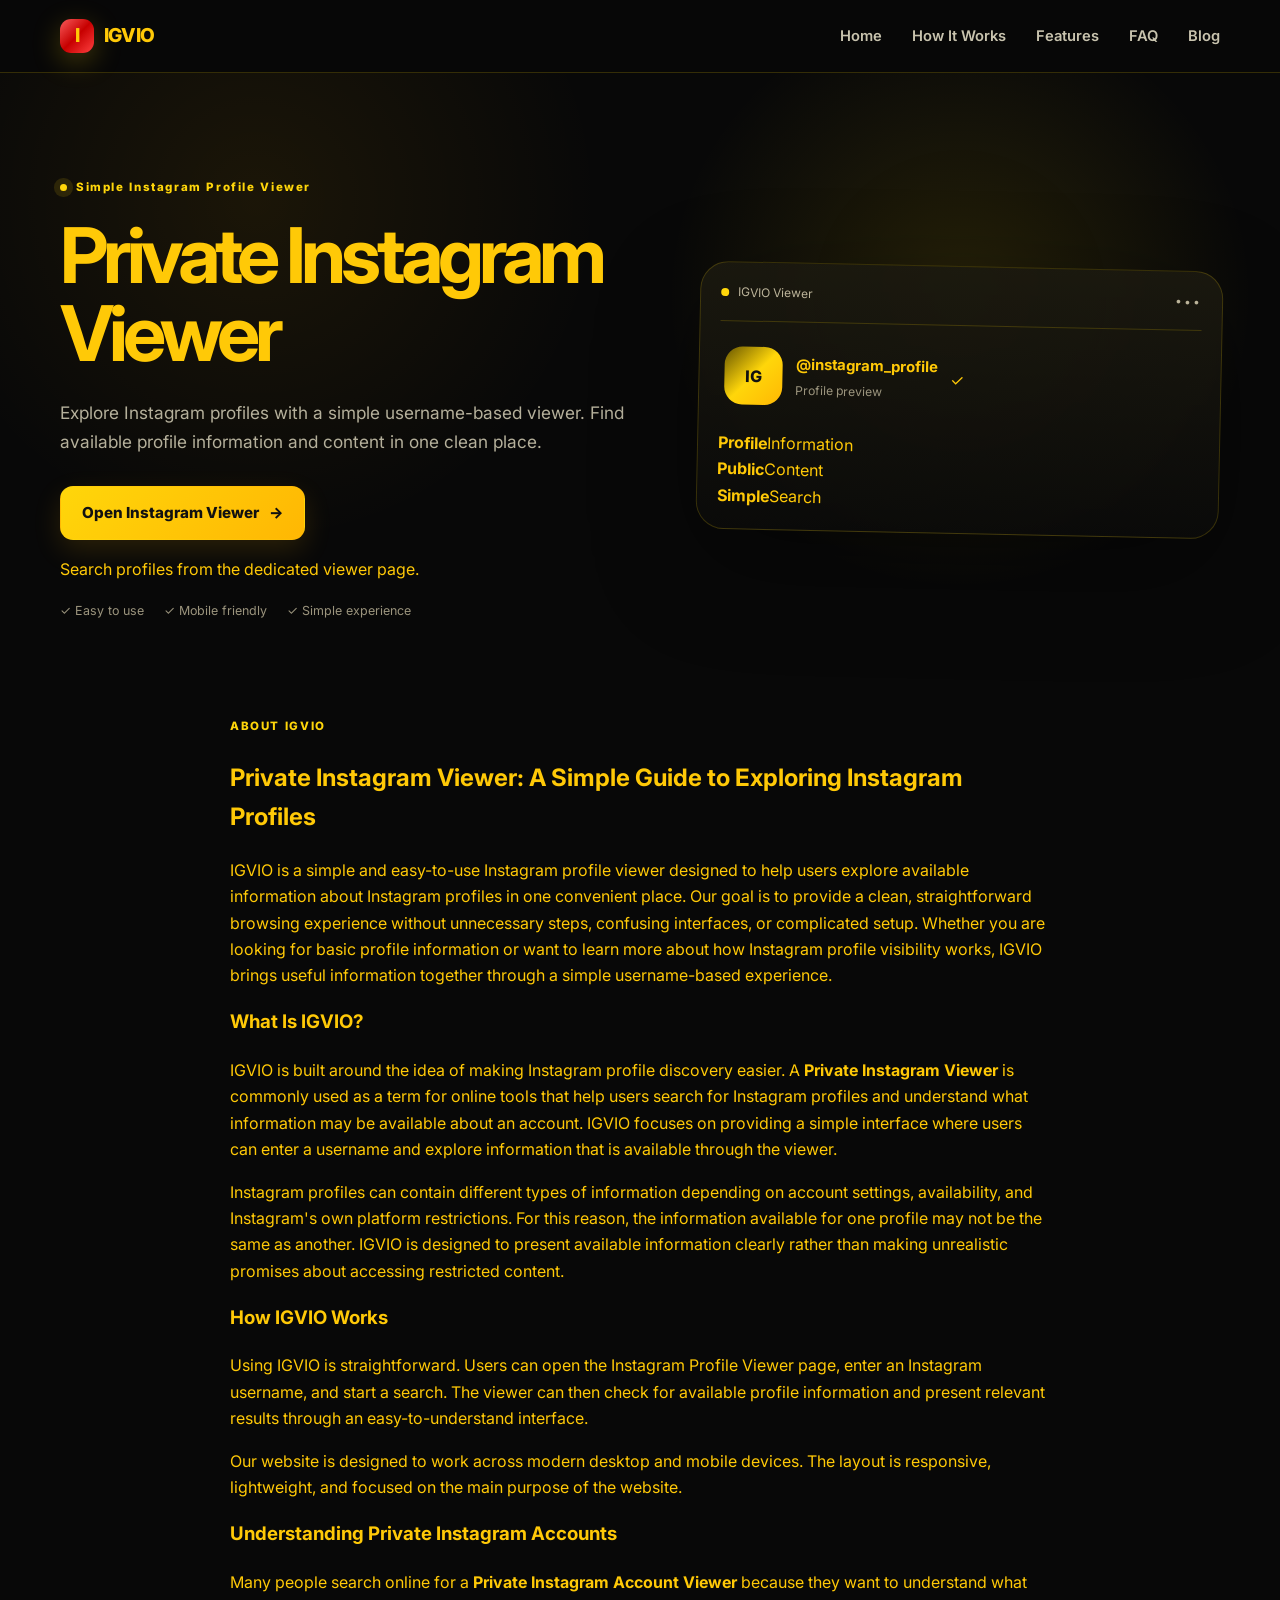
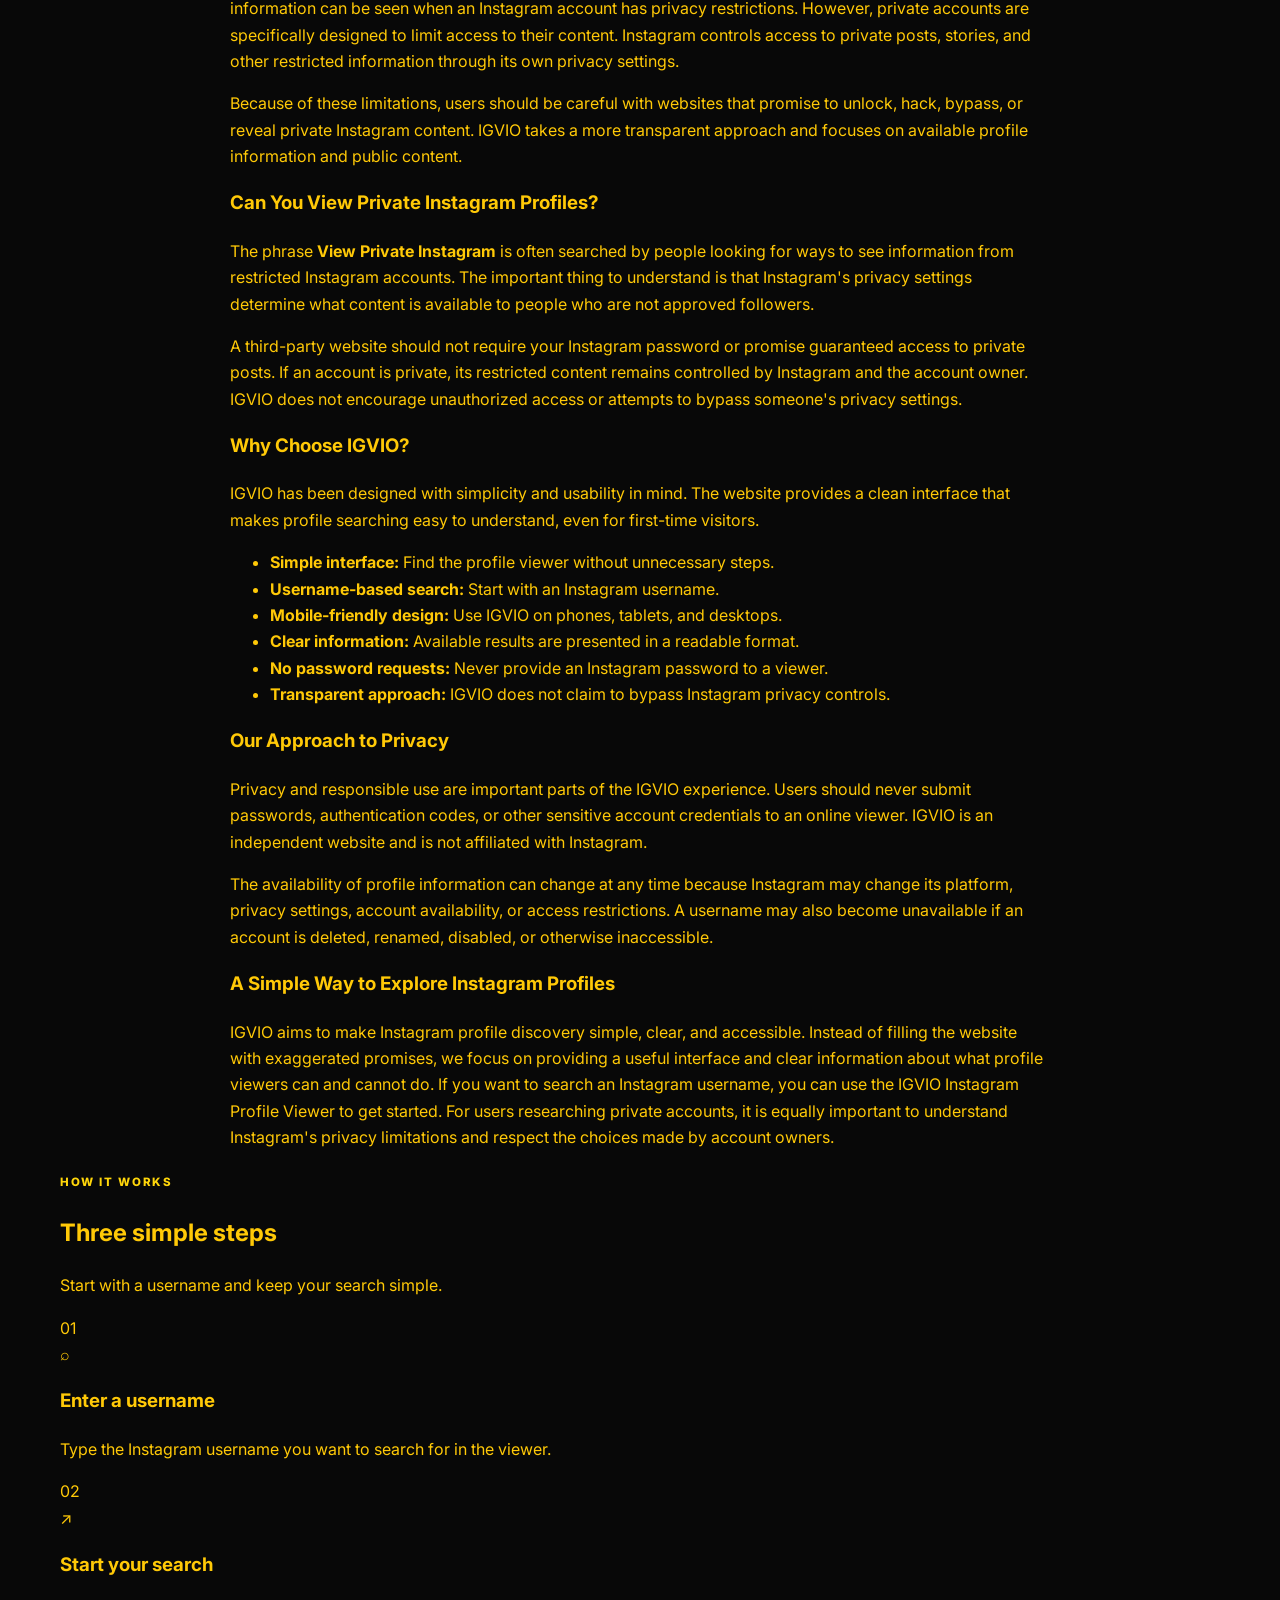
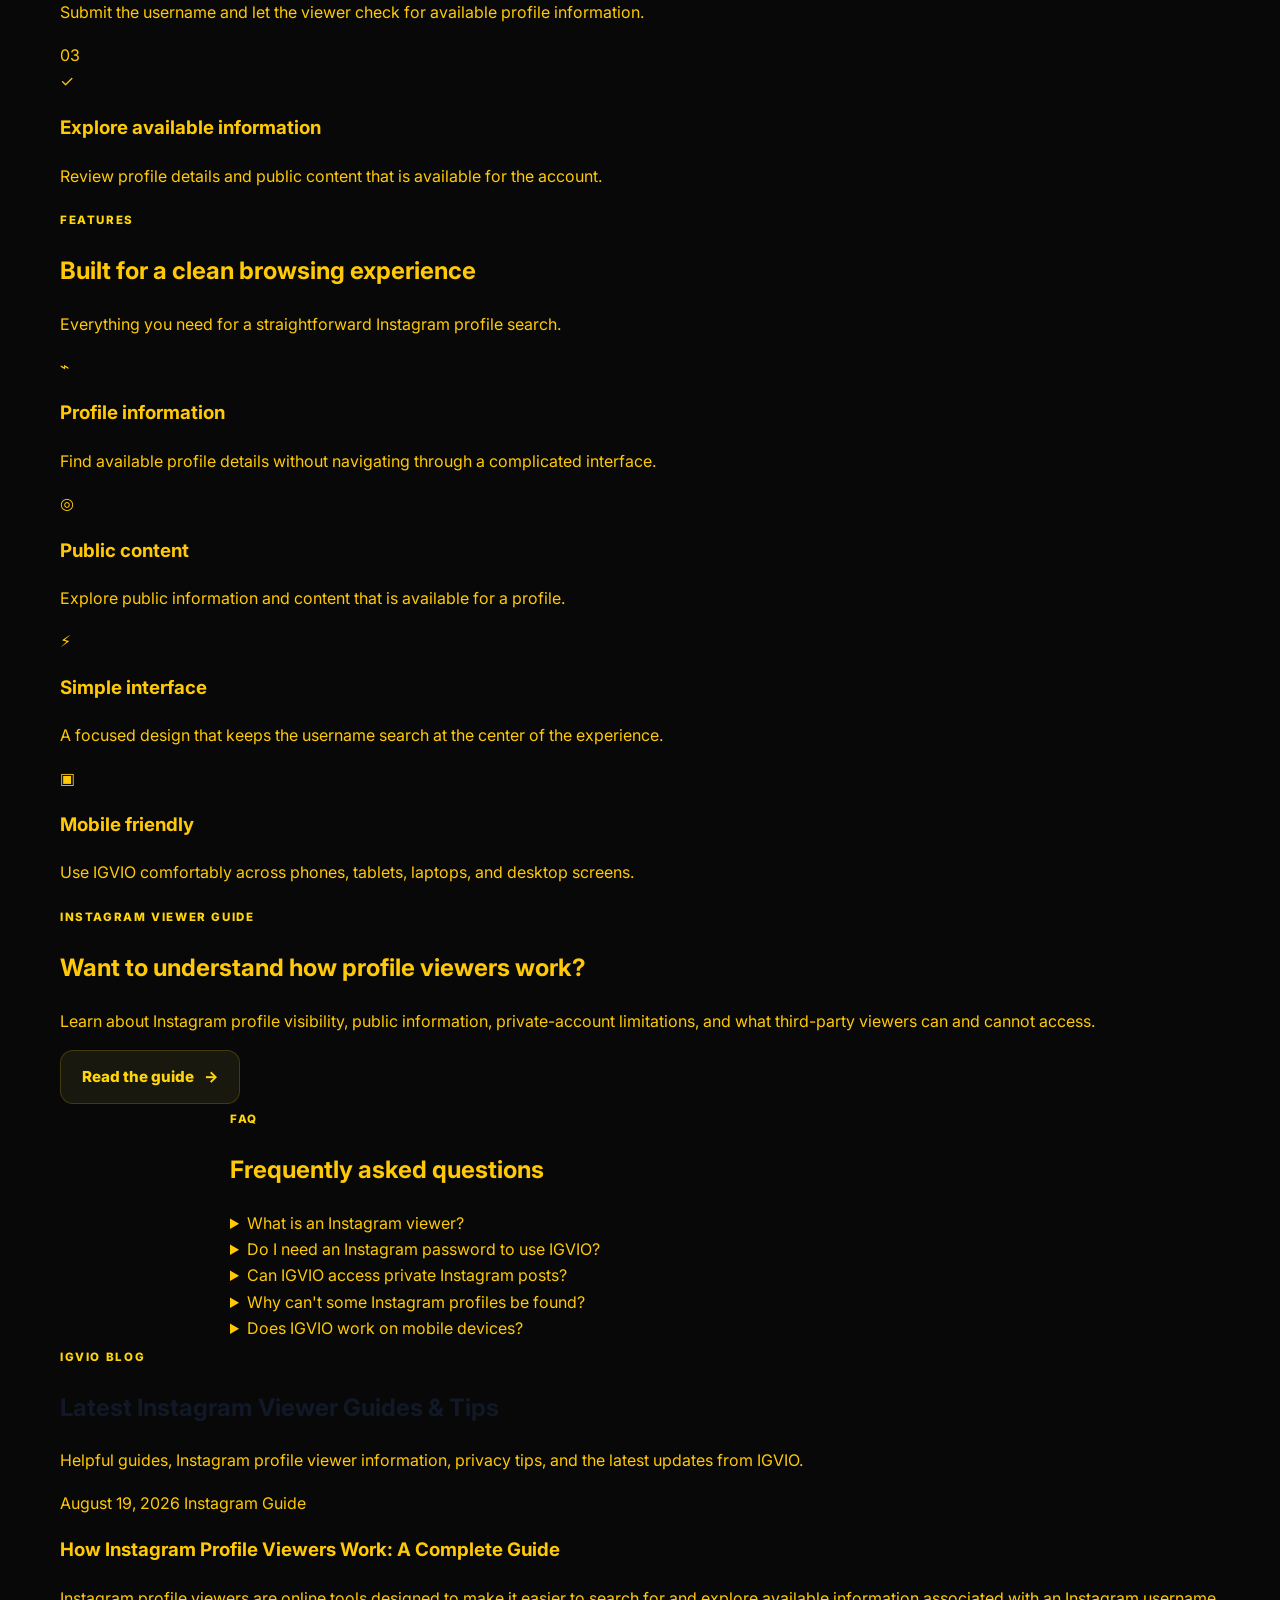
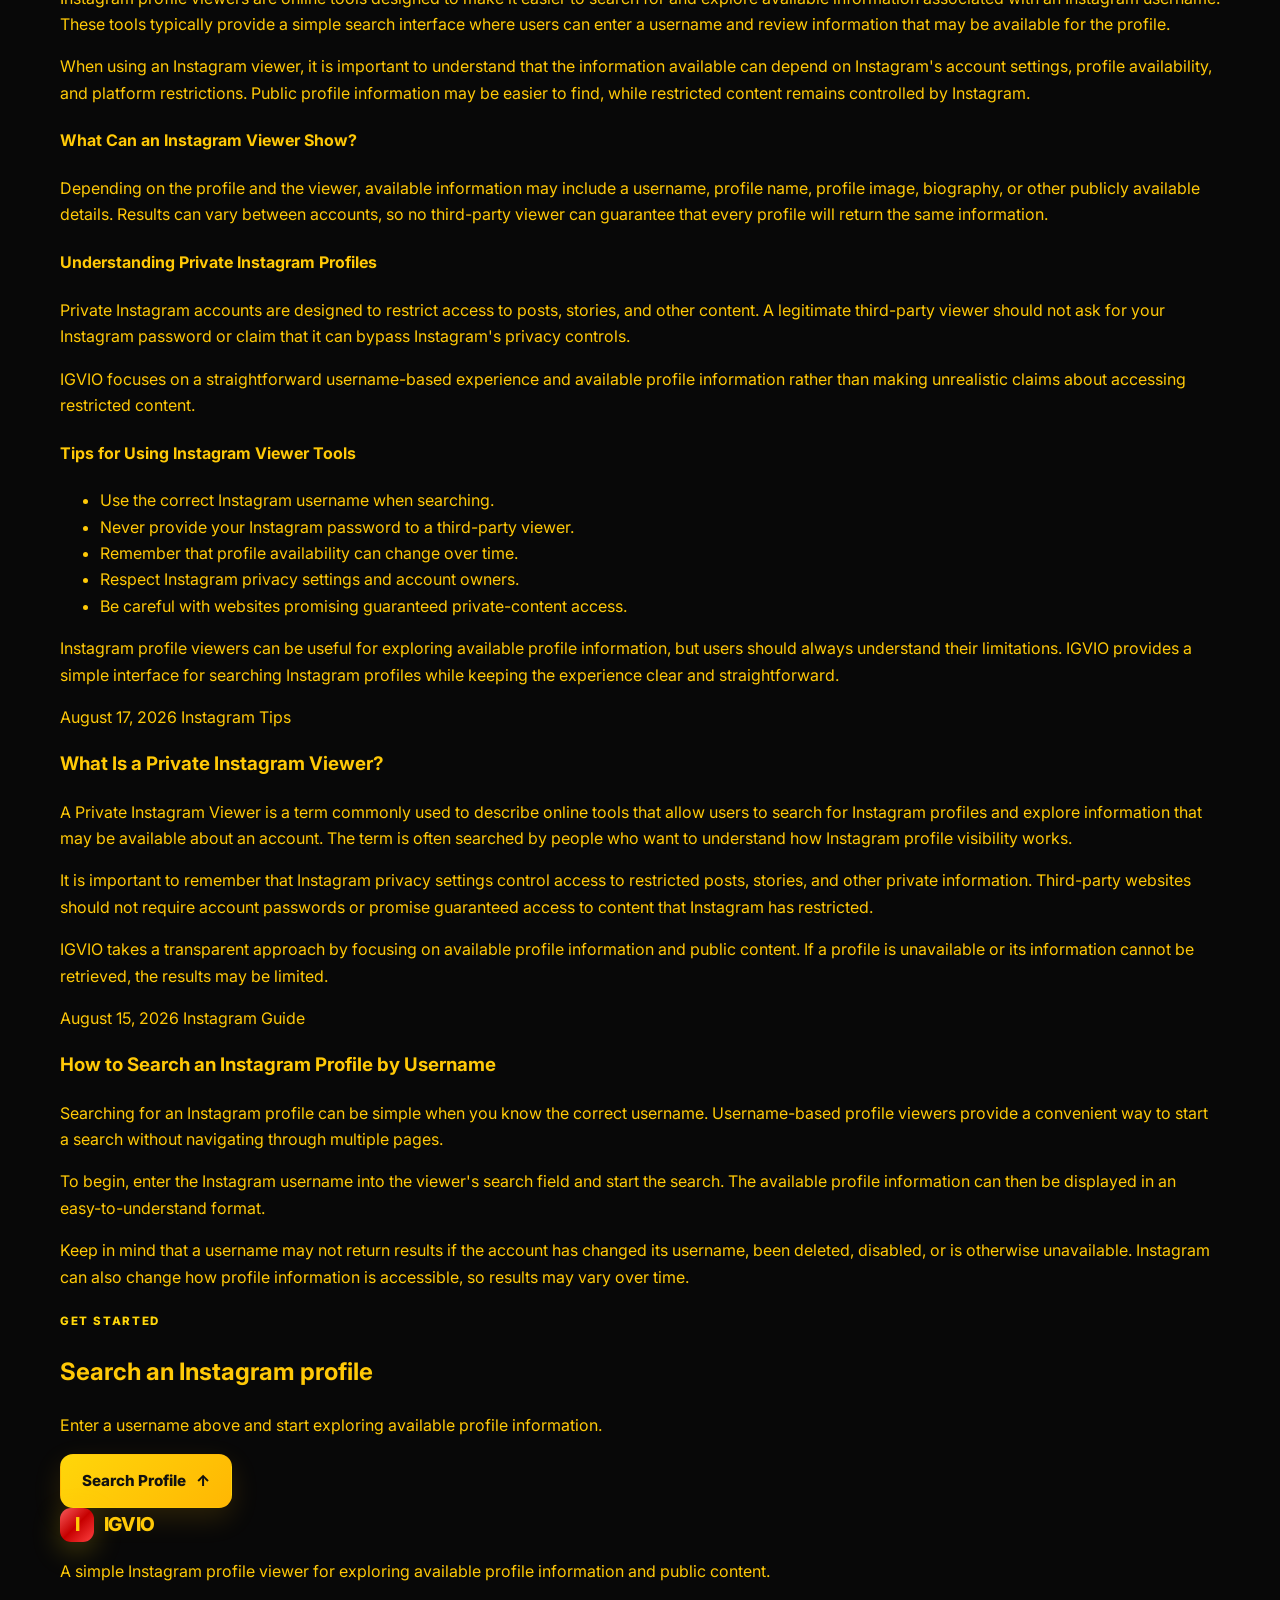
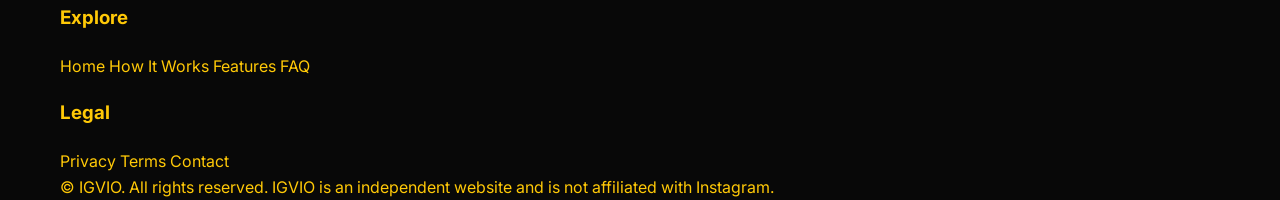
<file: index.html>
<!DOCTYPE html>
<html lang="en">
<head>
  <meta charset="UTF-8">
  <meta name="viewport" content="width=device-width, initial-scale=1.0">
  <meta name="description" content="Explore Instagram profiles with IGVIO, a simple Private Instagram Viewer. Search by username to find available profile details and public Instagram content online.">
  <meta name="robots" content="index, follow, max-image-preview:large">
  <meta name="theme-color" content="#111827">
  <link rel="canonical" href="https://igvio.live/">

  <meta property="og:type" content="website">
  <meta property="og:title" content="Private Instagram Viewer – Explore Instagram Profiles | IGVIO">
  <meta property="og:description" content="Explore Instagram profiles with IGVIO. Search by username to find available profile details and public Instagram content online.">
  <meta property="og:url" content="https://igvio.live/">
  <meta property="og:site_name" content="IGVIO">
  <link rel="icon" type="image/png" href="/igvio.png">
  <link rel="apple-touch-icon" href="/igvio.png">

  <title>Private Instagram Viewer – Explore Instagram Profiles | IGVIO</title>

  <link rel="preconnect" href="https://fonts.googleapis.com">
  <link rel="preconnect" href="https://fonts.gstatic.com" crossorigin>
  <link href="https://fonts.googleapis.com/css2?family=Inter:wght@400;500;600;700;800&display=swap" rel="stylesheet">
  <link rel="stylesheet" href="istyle.css">

  <script type="application/ld+json">
{
  "@context": "https://schema.org",
  "@graph": [
    {
      "@type": "WebSite",
      "@id": "https://igvio.live/#website",
      "name": "IGVIO",
      "url": "https://igvio.live/",
      "description": "IGVIO is an Instagram profile viewer for searching usernames and exploring available Instagram profile information and public content.",
      "publisher": {
        "@id": "https://igvio.live/#organization"
      },
      "inLanguage": "en"
    },
    {
      "@type": "Organization",
      "@id": "https://igvio.live/#organization",
      "name": "IGVIO",
      "url": "https://igvio.live/",
      "logo": {
        "@type": "ImageObject",
        "url": "https://igvio.live/igvio.png"
      }
    },
    {
      "@type": "WebPage",
      "@id": "https://igvio.live/#webpage",
      "url": "https://igvio.live/",
      "name": "Private Instagram Viewer – Explore Instagram Profiles | IGVIO",
      "description": "Explore Instagram profiles with IGVIO. Search by username to find available profile information and public Instagram content online.",
      "isPartOf": {
        "@id": "https://igvio.live/#website"
      },
      "about": {
        "@id": "https://igvio.live/#organization"
      },
      "inLanguage": "en"
    },
    {
      "@type": "Blog",
      "@id": "https://igvio.live/#blog",
      "name": "IGVIO Blog",
      "url": "https://igvio.live/#blog",
      "description": "Guides, tutorials, and helpful information about Instagram profile viewers, profile visibility, and Instagram-related topics.",
      "isPartOf": {
        "@id": "https://igvio.live/#website"
      },
      "publisher": {
        "@id": "https://igvio.live/#organization"
      },
      "inLanguage": "en"
    },
    {
      "@type": "FAQPage",
      "@id": "https://igvio.live/#faq",
      "url": "https://igvio.live/#faq",
      "isPartOf": {
        "@id": "https://igvio.live/#website"
      },
      "mainEntity": [
        {
          "@type": "Question",
          "name": "What is an Instagram viewer?",
          "acceptedAnswer": {
            "@type": "Answer",
            "text": "An Instagram viewer is a tool that helps users search for and explore available information associated with Instagram profiles."
          }
        },
        {
          "@type": "Question",
          "name": "Do I need an Instagram password to use IGVIO?",
          "acceptedAnswer": {
            "@type": "Answer",
            "text": "No. IGVIO does not ask users to enter an Instagram password. Users can use the username search feature to begin."
          }
        },
        {
          "@type": "Question",
          "name": "Can IGVIO access private Instagram posts?",
          "acceptedAnswer": {
            "@type": "Answer",
            "text": "Private Instagram content is controlled by Instagram's privacy settings. IGVIO does not claim to bypass Instagram privacy controls or provide unauthorized access to restricted content."
          }
        },
        {
          "@type": "Question",
          "name": "Why can't some Instagram profiles be found?",
          "acceptedAnswer": {
            "@type": "Answer",
            "text": "A profile may be unavailable because the username is incorrect, the account has changed its username, the account is unavailable, or the requested information cannot be retrieved."
          }
        },
        {
          "@type": "Question",
          "name": "Does IGVIO work on mobile devices?",
          "acceptedAnswer": {
            "@type": "Answer",
            "text": "Yes. IGVIO uses a responsive design intended to work across phones, tablets, laptops, and desktop devices."
          }
        }
      ]
    }
  ]
}
</script>
</head>
<body>
  <header class="site-header">
    <div class="container nav-wrap">
      <a class="brand" href="/" aria-label="IGVIO home">
        <span class="brand-mark">I</span>
        <span>IGVIO</span>
      </a>

      <button class="menu-toggle" id="menuToggle" aria-label="Open menu" aria-expanded="false">
        <span></span><span></span><span></span>
      </button>

      <nav class="nav" id="mainNav" aria-label="Main navigation">
        <a href="#home">Home</a>
        <a href="#how-it-works">How It Works</a>
        <a href="#features">Features</a>
        <a href="#faq">FAQ</a>
        <a href="#blog">Blog</a>
      </nav>
    </div>
  </header>

  <main>
    <section class="hero" id="home">
      <div class="hero-glow glow-one"></div>
      <div class="hero-glow glow-two"></div>

      <div class="container hero-grid">
        <div class="hero-copy">
          <div class="eyebrow"><span class="pulse"></span> Simple Instagram Profile Viewer</div>
          <h1>Private Instagram Viewer</h1>
          <p class="hero-text">
            Explore Instagram profiles with a simple username-based viewer.
            Find available profile information and content in one clean place.
          </p>

          <div class="hero-cta">
            <a href="instagram-profile-viewer.html" class="primary-btn">
              Open Instagram Viewer <span aria-hidden="true">→</span>
            </a>
            <p class="cta-note">Search profiles from the dedicated viewer page.</p>
          </div>

          <div class="trust-row">
            <span>✓ Easy to use</span>
            <span>✓ Mobile friendly</span>
            <span>✓ Simple experience</span>
          </div>
        </div>

        <div class="hero-panel" aria-label="Profile search preview">
          <div class="panel-top">
            <span class="panel-dot"></span>
            <span>IGVIO Viewer</span>
            <span class="panel-menu">•••</span>
          </div>
          <div class="profile-preview">
            <div class="avatar">IG</div>
            <div>
              <strong>@instagram_profile</strong>
              <span>Profile preview</span>
            </div>
            <div class="verified">✓</div>
          </div>
          <div class="stats">
            <div><strong>Profile</strong><span>Information</span></div>
            <div><strong>Public</strong><span>Content</span></div>
            <div><strong>Simple</strong><span>Search</span></div>
          </div>
          <div class="preview-line"></div>
          <div class="preview-line short"></div>
          <div class="preview-grid">
            <span></span><span></span><span></span>
          </div>
        </div>
      </div>
    </section>

    <section class="section about-section" id="about-igvio">
  <div class="container narrow">

    <span class="section-label">ABOUT IGVIO</span>

    <h2>Private Instagram Viewer: A Simple Guide to Exploring Instagram Profiles</h2>

    <p>
      IGVIO is a simple and easy-to-use Instagram profile viewer designed to help users
      explore available information about Instagram profiles in one convenient place.
      Our goal is to provide a clean, straightforward browsing experience without
      unnecessary steps, confusing interfaces, or complicated setup. Whether you are
      looking for basic profile information or want to learn more about how Instagram
      profile visibility works, IGVIO brings useful information together through a
      simple username-based experience.
    </p>

    <h3>What Is IGVIO?</h3>

    <p>
      IGVIO is built around the idea of making Instagram profile discovery easier.
      A <strong>Private Instagram Viewer</strong> is commonly used as a term for online
      tools that help users search for Instagram profiles and understand what information
      may be available about an account. IGVIO focuses on providing a simple interface
      where users can enter a username and explore information that is available through
      the viewer.
    </p>

    <p>
      Instagram profiles can contain different types of information depending on account
      settings, availability, and Instagram's own platform restrictions. For this reason,
      the information available for one profile may not be the same as another. IGVIO is
      designed to present available information clearly rather than making unrealistic
      promises about accessing restricted content.
    </p>

    <h3>How IGVIO Works</h3>

    <p>
      Using IGVIO is straightforward. Users can open the Instagram Profile Viewer page,
      enter an Instagram username, and start a search. The viewer can then check for
      available profile information and present relevant results through an
      easy-to-understand interface.
    </p>

    <p>
      Our website is designed to work across modern desktop and mobile devices. The layout
      is responsive, lightweight, and focused on the main purpose of the website.
    </p>

    <h3>Understanding Private Instagram Accounts</h3>

    <p>
      Many people search online for a <strong>Private Instagram Account Viewer</strong>
      because they want to understand what information can be seen when an Instagram account
      has privacy restrictions. However, private accounts are specifically designed to limit
      access to their content. Instagram controls access to private posts, stories, and other
      restricted information through its own privacy settings.
    </p>

    <p>
      Because of these limitations, users should be careful with websites that promise to
      unlock, hack, bypass, or reveal private Instagram content. IGVIO takes a more
      transparent approach and focuses on available profile information and public content.
    </p>

    <h3>Can You View Private Instagram Profiles?</h3>

    <p>
      The phrase <strong>View Private Instagram</strong> is often searched by people looking
      for ways to see information from restricted Instagram accounts. The important thing to
      understand is that Instagram's privacy settings determine what content is available to
      people who are not approved followers.
    </p>

    <p>
      A third-party website should not require your Instagram password or promise guaranteed
      access to private posts. If an account is private, its restricted content remains
      controlled by Instagram and the account owner. IGVIO does not encourage unauthorized
      access or attempts to bypass someone's privacy settings.
    </p>

    <h3>Why Choose IGVIO?</h3>

    <p>
      IGVIO has been designed with simplicity and usability in mind. The website provides a
      clean interface that makes profile searching easy to understand, even for first-time
      visitors.
    </p>

    <ul>
      <li><strong>Simple interface:</strong> Find the profile viewer without unnecessary steps.</li>
      <li><strong>Username-based search:</strong> Start with an Instagram username.</li>
      <li><strong>Mobile-friendly design:</strong> Use IGVIO on phones, tablets, and desktops.</li>
      <li><strong>Clear information:</strong> Available results are presented in a readable format.</li>
      <li><strong>No password requests:</strong> Never provide an Instagram password to a viewer.</li>
      <li><strong>Transparent approach:</strong> IGVIO does not claim to bypass Instagram privacy controls.</li>
    </ul>

    <h3>Our Approach to Privacy</h3>

    <p>
      Privacy and responsible use are important parts of the IGVIO experience. Users should
      never submit passwords, authentication codes, or other sensitive account credentials to
      an online viewer. IGVIO is an independent website and is not affiliated with Instagram.
    </p>

    <p>
      The availability of profile information can change at any time because Instagram may
      change its platform, privacy settings, account availability, or access restrictions.
      A username may also become unavailable if an account is deleted, renamed, disabled,
      or otherwise inaccessible.
    </p>

    <h3>A Simple Way to Explore Instagram Profiles</h3>

    <p>
      IGVIO aims to make Instagram profile discovery simple, clear, and accessible. Instead
      of filling the website with exaggerated promises, we focus on providing a useful
      interface and clear information about what profile viewers can and cannot do.
      If you want to search an Instagram username, you can use the IGVIO Instagram Profile
      Viewer to get started. For users researching private accounts, it is equally important
      to understand Instagram's privacy limitations and respect the choices made by account
      owners.
    </p>

  </div>
</section>

    <section class="section" id="how-it-works">
      <div class="container">
        <div class="section-heading">
          <div>
            <span class="section-label">HOW IT WORKS</span>
            <h2>Three simple steps</h2>
          </div>
          <p>Start with a username and keep your search simple.</p>
        </div>

        <div class="steps">
          <article class="step-card">
            <span class="step-number">01</span>
            <div class="icon-box">⌕</div>
            <h3>Enter a username</h3>
            <p>Type the Instagram username you want to search for in the viewer.</p>
          </article>
          <article class="step-card">
            <span class="step-number">02</span>
            <div class="icon-box">↗</div>
            <h3>Start your search</h3>
            <p>Submit the username and let the viewer check for available profile information.</p>
          </article>
          <article class="step-card">
            <span class="step-number">03</span>
            <div class="icon-box">✓</div>
            <h3>Explore available information</h3>
            <p>Review profile details and public content that is available for the account.</p>
          </article>
        </div>
      </div>
    </section>

    <section class="section feature-section" id="features">
      <div class="container">
        <div class="section-heading centered">
          <span class="section-label">FEATURES</span>
          <h2>Built for a clean browsing experience</h2>
          <p>Everything you need for a straightforward Instagram profile search.</p>
        </div>

        <div class="feature-grid">
          <article class="feature-card">
            <div class="feature-icon">⌁</div>
            <h3>Profile information</h3>
            <p>Find available profile details without navigating through a complicated interface.</p>
          </article>
          <article class="feature-card">
            <div class="feature-icon">◎</div>
            <h3>Public content</h3>
            <p>Explore public information and content that is available for a profile.</p>
          </article>
          <article class="feature-card">
            <div class="feature-icon">⚡</div>
            <h3>Simple interface</h3>
            <p>A focused design that keeps the username search at the center of the experience.</p>
          </article>
          <article class="feature-card">
            <div class="feature-icon">▣</div>
            <h3>Mobile friendly</h3>
            <p>Use IGVIO comfortably across phones, tablets, laptops, and desktop screens.</p>
          </article>
        </div>
      </div>
    </section>

    <section class="section guide-section">
      <div class="container guide-box">
        <div>
          <span class="section-label">INSTAGRAM VIEWER GUIDE</span>
          <h2>Want to understand how profile viewers work?</h2>
          <p>
            Learn about Instagram profile visibility, public information, private-account
            limitations, and what third-party viewers can and cannot access.
          </p>
        </div>
        <a class="secondary-btn" href="#faq">Read the guide <span>→</span></a>
      </div>
    </section>

    <section class="section faq-section" id="faq">
      <div class="container narrow">
        <div class="section-heading centered">
          <span class="section-label">FAQ</span>
          <h2>Frequently asked questions</h2>
        </div>

        <div class="faq-list">
          <details>
            <summary>What is an Instagram viewer?</summary>
            <p>An Instagram viewer is a tool that helps users search for and explore available information associated with Instagram profiles.</p>
          </details>
          <details>
            <summary>Do I need an Instagram password to use IGVIO?</summary>
            <p>No. IGVIO does not ask you to enter an Instagram password. Use the username search field to begin.</p>
          </details>
          <details>
            <summary>Can IGVIO access private Instagram posts?</summary>
            <p>Private Instagram content is controlled by Instagram's privacy settings. Third-party websites should not claim to bypass those settings. IGVIO focuses on information and content that is available to its viewer.</p>
          </details>
          <details>
            <summary>Why can't some Instagram profiles be found?</summary>
            <p>A profile may be unavailable because the username is incorrect, the account has changed its username, the account is unavailable, or the requested information cannot be retrieved.</p>
          </details>
          <details>
            <summary>Does IGVIO work on mobile devices?</summary>
            <p>Yes. The website is designed with a responsive layout for phones, tablets, and desktop devices.</p>
          </details>
        </div>
      </div>
    </section>
<!-- BLOG SECTION -->
<section class="section blog-section" id="blog">
  <div class="container">

    <div class="section-heading centered">
      <span class="section-label">IGVIO BLOG</span>
      <h2 style="color:#111827;">Latest Instagram Viewer Guides & Tips</h2>
      <p>
        Helpful guides, Instagram profile viewer information, privacy tips,
        and the latest updates from IGVIO.
      </p>
    </div>

    <div class="blog-list">

      <!-- LATEST BLOG POST -->
      <article class="blog-post">
        <div class="blog-meta">
          <span>August 19, 2026</span>
          <span>Instagram Guide</span>
        </div>

        <h3>How Instagram Profile Viewers Work: A Complete Guide</h3>

        <p>
          Instagram profile viewers are online tools designed to make it easier
          to search for and explore available information associated with an
          Instagram username. These tools typically provide a simple search
          interface where users can enter a username and review information
          that may be available for the profile.
        </p>

        <p>
          When using an Instagram viewer, it is important to understand that
          the information available can depend on Instagram's account settings,
          profile availability, and platform restrictions. Public profile
          information may be easier to find, while restricted content remains
          controlled by Instagram.
        </p>

        <h4>What Can an Instagram Viewer Show?</h4>

        <p>
          Depending on the profile and the viewer, available information may
          include a username, profile name, profile image, biography, or other
          publicly available details. Results can vary between accounts, so no
          third-party viewer can guarantee that every profile will return the
          same information.
        </p>

        <h4>Understanding Private Instagram Profiles</h4>

        <p>
          Private Instagram accounts are designed to restrict access to posts,
          stories, and other content. A legitimate third-party viewer should
          not ask for your Instagram password or claim that it can bypass
          Instagram's privacy controls.
        </p>

        <p>
          IGVIO focuses on a straightforward username-based experience and
          available profile information rather than making unrealistic claims
          about accessing restricted content.
        </p>

        <h4>Tips for Using Instagram Viewer Tools</h4>

        <ul>
          <li>Use the correct Instagram username when searching.</li>
          <li>Never provide your Instagram password to a third-party viewer.</li>
          <li>Remember that profile availability can change over time.</li>
          <li>Respect Instagram privacy settings and account owners.</li>
          <li>Be careful with websites promising guaranteed private-content access.</li>
        </ul>

        <p>
          Instagram profile viewers can be useful for exploring available
          profile information, but users should always understand their
          limitations. IGVIO provides a simple interface for searching
          Instagram profiles while keeping the experience clear and
          straightforward.
        </p>
      </article>


      <!-- SECOND BLOG POST -->
      <article class="blog-post">
        <div class="blog-meta">
          <span>August 17, 2026</span>
          <span>Instagram Tips</span>
        </div>

        <h3>What Is a Private Instagram Viewer?</h3>

        <p>
          A Private Instagram Viewer is a term commonly used to describe online
          tools that allow users to search for Instagram profiles and explore
          information that may be available about an account. The term is often
          searched by people who want to understand how Instagram profile
          visibility works.
        </p>

        <p>
          It is important to remember that Instagram privacy settings control
          access to restricted posts, stories, and other private information.
          Third-party websites should not require account passwords or promise
          guaranteed access to content that Instagram has restricted.
        </p>

        <p>
          IGVIO takes a transparent approach by focusing on available profile
          information and public content. If a profile is unavailable or its
          information cannot be retrieved, the results may be limited.
        </p>
      </article>


      <!-- THIRD BLOG POST -->
      <article class="blog-post">
        <div class="blog-meta">
          <span>August 15, 2026</span>
          <span>Instagram Guide</span>
        </div>

        <h3>How to Search an Instagram Profile by Username</h3>

        <p>
          Searching for an Instagram profile can be simple when you know the
          correct username. Username-based profile viewers provide a convenient
          way to start a search without navigating through multiple pages.
        </p>

        <p>
          To begin, enter the Instagram username into the viewer's search field
          and start the search. The available profile information can then be
          displayed in an easy-to-understand format.
        </p>

        <p>
          Keep in mind that a username may not return results if the account has
          changed its username, been deleted, disabled, or is otherwise
          unavailable. Instagram can also change how profile information is
          accessible, so results may vary over time.
        </p>
      </article>

    </div>
  </div>
</section>
<!-- END BLOG SECTION -->

    <section class="cta-section">
      <div class="container cta-box">
        <div>
          <span class="section-label">GET STARTED</span>
          <h2>Search an Instagram profile</h2>
          <p>Enter a username above and start exploring available profile information.</p>
        </div>
        <a href="#home" class="primary-btn">Search Profile <span>↑</span></a>
      </div>
    </section>
  </main>

  <footer class="site-footer">
    <div class="container footer-grid">
      <div>
        <a class="brand footer-brand" href="/">
          <span class="brand-mark">I</span><span>IGVIO</span>
        </a>
        <p class="footer-text">A simple Instagram profile viewer for exploring available profile information and public content.</p>
      </div>
      <div>
        <h3>Explore</h3>
        <a href="#home">Home</a>
        <a href="#how-it-works">How It Works</a>
        <a href="#features">Features</a>
        <a href="#faq">FAQ</a>
      </div>
      <div>
        <h3>Legal</h3>
        <a href="privacy.html">Privacy</a>
        <a href="terms.html">Terms</a>
        <a href="contact.html">Contact</a>
      </div>
    </div>
    <div class="container footer-bottom">
      <span>© <span id="year"></span> IGVIO. All rights reserved.</span>
      <span>IGVIO is an independent website and is not affiliated with Instagram.</span>
    </div>
  </footer>

  <div class="toast" id="toast" role="status" aria-live="polite"></div>
  <script src="script.js"></script>
</body>
</html>
</file>
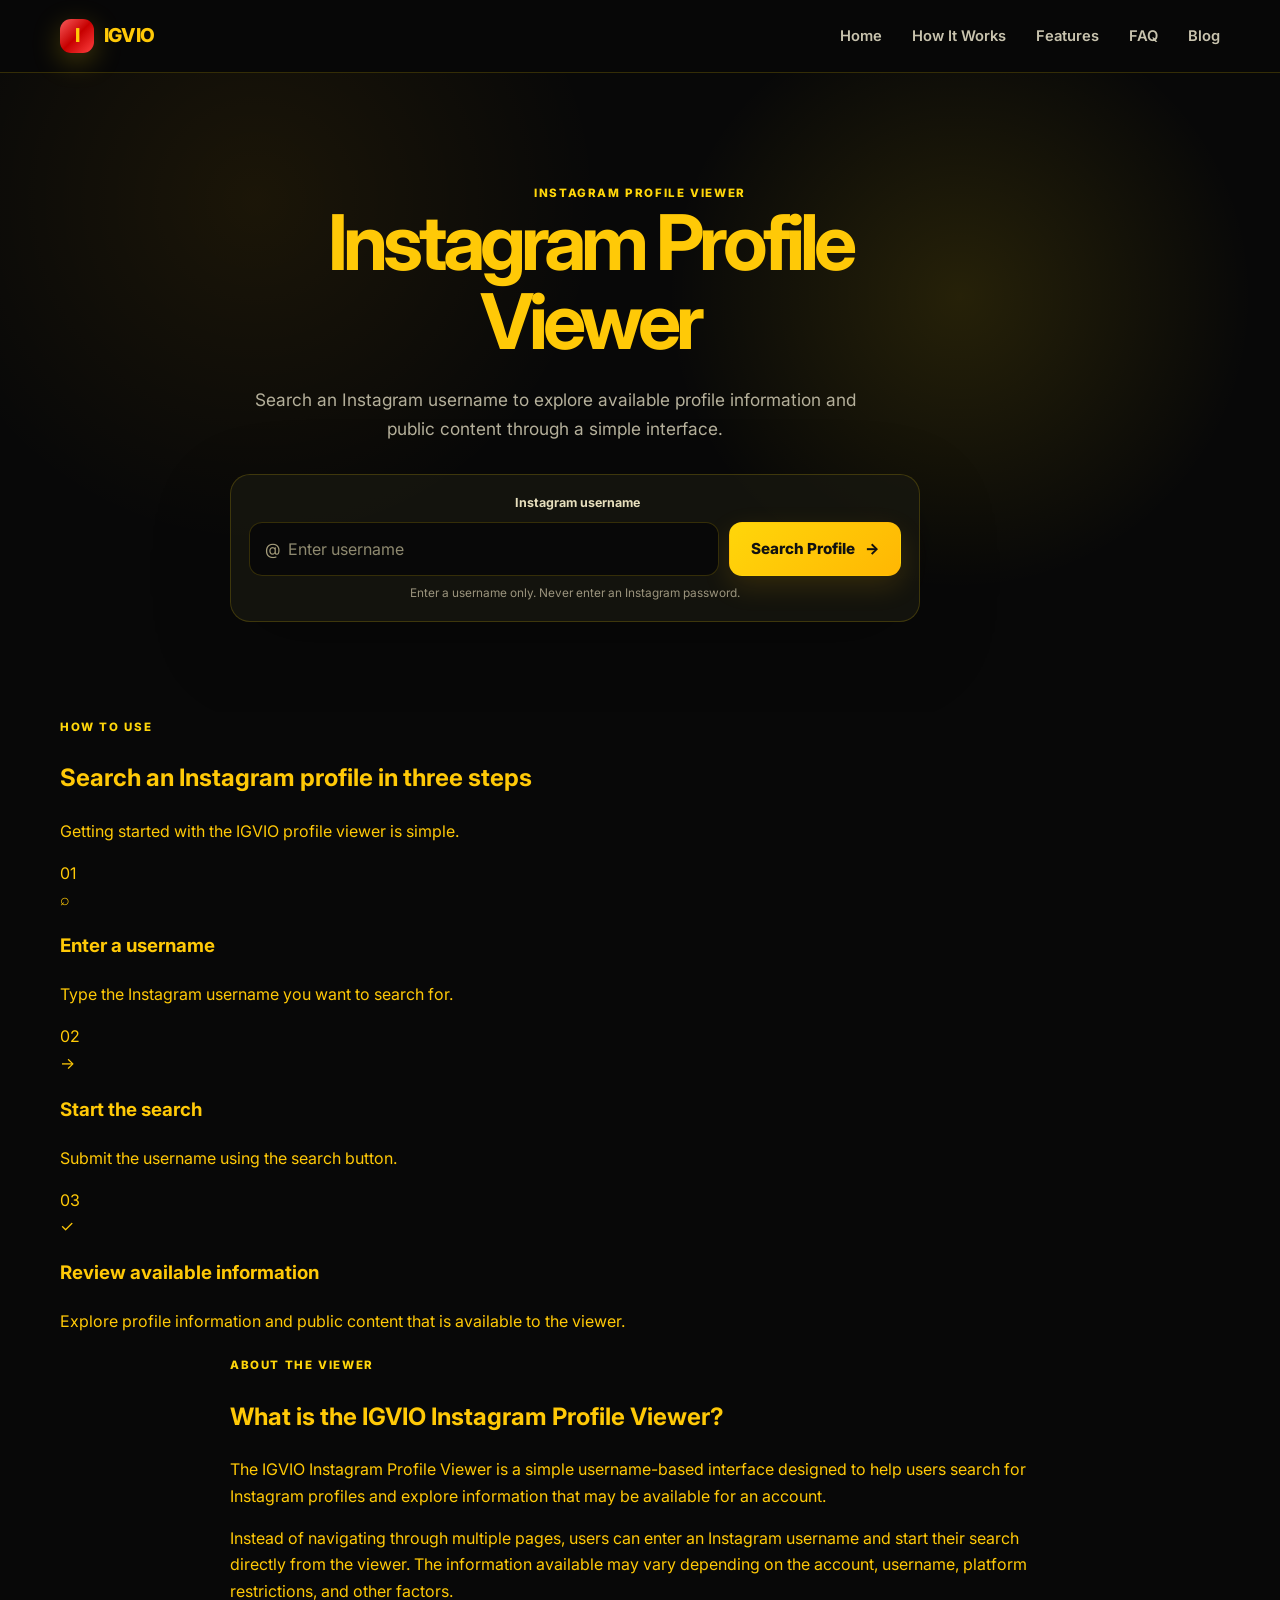
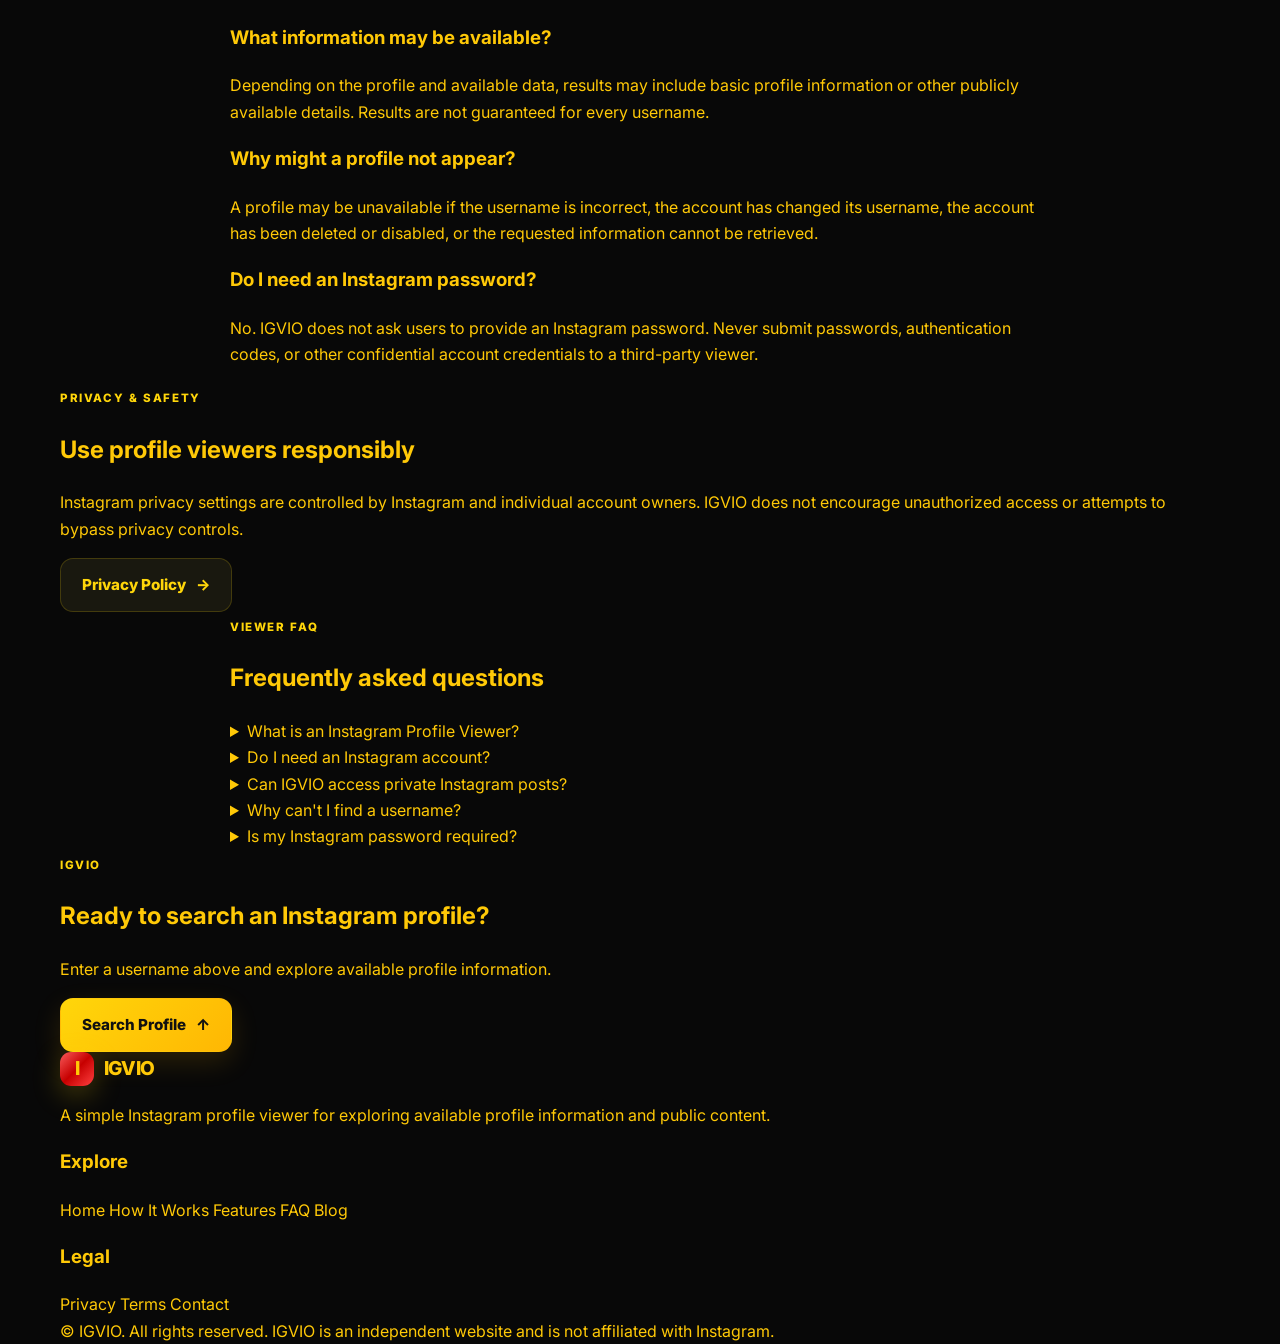
<file: confirm.html>
<!DOCTYPE html>
<html lang="en">
<head>
  <meta charset="UTF-8">
  <meta name="viewport" content="width=device-width, initial-scale=1.0">

  <title>Confirm Username | IGVIO</title>

  <meta name="description" content="Confirm your Instagram username before continuing with IGVIO.">
  <meta name="robots" content="noindex, follow">
  <meta name="theme-color" content="#111827">
  <link rel="stylesheet" href="istyle.css">
  <link rel="icon" href="/igvio.png" type="image/png">
  <link rel="apple-touch-icon" href="/igvio.png">

  <link rel="canonical" href="https://igvio.live/confirm.html">

  <style>
    /* ================================
       CONFIRM PAGE
    ================================= */

    .confirm-page {
      min-height: calc(100vh - 76px);
      display: flex;
      align-items: center;
      justify-content: center;
      padding: 55px 20px 70px;
      position: relative;
      overflow: hidden;
      background:
        radial-gradient(
          circle at 15% 20%,
          rgba(99, 102, 241, 0.08),
          transparent 32%
        ),
        radial-gradient(
          circle at 85% 80%,
          rgba(139, 92, 246, 0.07),
          transparent 30%
        ),
        #f8fafc;
    }

    .confirm-wrapper {
      width: 100%;
      max-width: 570px;
      margin: 0 auto;
    }

    .confirm-card {
      width: 100%;
      box-sizing: border-box;
      padding: 42px 40px;
      background: #ffffff;
      border: 1px solid #e5e7eb;
      border-radius: 24px;
      box-shadow:
        0 18px 45px rgba(15, 23, 42, 0.08),
        0 3px 10px rgba(15, 23, 42, 0.03);
      text-align: center;
    }

    /* Icon */

    .confirm-icon {
      width: 68px;
      height: 68px;
      margin: 0 auto 22px;
      display: flex;
      align-items: center;
      justify-content: center;
      border-radius: 50%;
      background: #eef2ff;
      color: #4f46e5;
      font-size: 27px;
      font-weight: 800;
    }

    /* Heading */

    .confirm-card h1 {
      margin: 10px 0 12px;
      color: #111827;
      font-size: clamp(27px, 5vw, 35px);
      line-height: 1.2;
      letter-spacing: -0.02em;
    }

    .confirm-description {
      max-width: 450px;
      margin: 0 auto;
      color: #64748b;
      font-size: 15px;
      line-height: 1.7;
    }

    /* Username */

    .username-box {
      width: 100%;
      box-sizing: border-box;
      margin: 27px 0 25px;
      padding: 19px 18px;
      background: #f8fafc;
      border: 1px solid #e2e8f0;
      border-radius: 15px;
    }

    .username-box strong {
      display: block;
      color: #111827;
      font-size: clamp(20px, 4vw, 25px);
      line-height: 1.35;
      font-weight: 800;
      overflow-wrap: anywhere;
      word-break: break-word;
    }

    .username-box span {
      display: block;
      margin-top: 6px;
      color: #94a3b8;
      font-size: 12px;
      line-height: 1.4;
    }

    /* Buttons */

    .confirm-actions {
      width: 100%;
      display: flex;
      gap: 12px;
      align-items: stretch;
      justify-content: center;
    }

    .confirm-actions a,
    .confirm-actions button {
      flex: 1;
      min-width: 0;
      min-height: 50px;
      box-sizing: border-box;
      display: inline-flex;
      align-items: center;
      justify-content: center;
      padding: 13px 18px;
      border-radius: 12px;
      font-family: inherit;
      font-size: 14px;
      font-weight: 700;
      line-height: 1.2;
      text-decoration: none;
      cursor: pointer;
      transition:
        transform 0.2s ease,
        box-shadow 0.2s ease,
        background 0.2s ease;
    }

    .confirm-actions a:hover,
    .confirm-actions button:hover {
      transform: translateY(-1px);
    }

    .confirm-actions button {
      border: 0;
    }

    .back-btn {
      background: #f1f5f9;
      color: #334155;
      border: 1px solid #e2e8f0;
    }

    .back-btn:hover {
      background: #e2e8f0;
    }

    /* Process */

    .process-screen {
      display: none;
    }

    .process-screen.active {
      display: block;
    }

    .process-spinner {
      width: 62px;
      height: 62px;
      margin: 0 auto 25px;
      box-sizing: border-box;
      border: 5px solid #e5e7eb;
      border-top-color: #4f46e5;
      border-radius: 50%;
      animation: igvioSpin 0.9s linear infinite;
    }

    .process-description {
      max-width: 430px;
      margin: 0 auto;
      color: #64748b;
      font-size: 15px;
      line-height: 1.7;
    }

    .process-status {
      min-height: 22px;
      margin-top: 22px;
      color: #4f46e5;
      font-size: 14px;
      font-weight: 600;
    }

    @keyframes igvioSpin {
      from {
        transform: rotate(0deg);
      }

      to {
        transform: rotate(360deg);
      }
    }

    /* Result */

    .result-screen {
      display: none;
    }

    .result-screen.active {
      display: block;
    }

    .result-icon {
      width: 68px;
      height: 68px;
      margin: 0 auto 22px;
      display: flex;
      align-items: center;
      justify-content: center;
      border-radius: 50%;
      background: #ecfdf5;
      color: #059669;
      font-size: 30px;
      font-weight: 800;
    }

    .result-description {
      max-width: 440px;
      margin: 0 auto 26px;
      color: #64748b;
      font-size: 15px;
      line-height: 1.7;
    }

    /* Small screens */

    @media (max-width: 600px) {

      .confirm-page {
        min-height: calc(100vh - 68px);
        padding: 28px 14px 45px;
      }

      .confirm-wrapper {
        max-width: 100%;
      }

      .confirm-card {
        padding: 32px 20px;
        border-radius: 20px;
      }

      .confirm-icon,
      .result-icon {
        width: 60px;
        height: 60px;
        margin-bottom: 18px;
      }

      .confirm-card h1 {
        margin-top: 8px;
      }

      .confirm-description {
        font-size: 14px;
        line-height: 1.65;
      }

      .username-box {
        margin: 23px 0 20px;
        padding: 17px 14px;
      }

      .confirm-actions {
        flex-direction: column;
        gap: 10px;
      }

      .confirm-actions a,
      .confirm-actions button {
        width: 100%;
        flex: none;
        min-height: 50px;
      }
    }

    /* Very small phones */

    @media (max-width: 360px) {

      .confirm-page {
        padding-left: 10px;
        padding-right: 10px;
      }

      .confirm-card {
        padding: 28px 16px;
        border-radius: 18px;
      }

      .confirm-card h1 {
        font-size: 25px;
      }

      .username-box strong {
        font-size: 19px;
      }
    }

    /* Reduced motion accessibility */

    @media (prefers-reduced-motion: reduce) {

      .process-spinner {
        animation: none;
      }

      .confirm-actions a,
      .confirm-actions button {
        transition: none;
      }
    }
  </style>
</head>

<body>

<header class="site-header">
  <div class="container nav-wrap">

    <a class="brand" href="index.html" aria-label="IGVIO Home">
      <span class="brand-mark">I</span>
      <span>IGVIO</span>
    </a>

    <button
      class="menu-toggle"
      id="menuToggle"
      type="button"
      aria-label="Open menu"
      aria-expanded="false">
      <span></span>
      <span></span>
      <span></span>
    </button>

    <nav class="nav" id="mainNav" aria-label="Main navigation">
      <a href="index.html">Home</a>
      <a href="index.html#how-it-works">How It Works</a>
      <a href="index.html#features">Features</a>
      <a href="index.html#faq">FAQ</a>
      <a href="index.html#blog">Blog</a>
    </nav>

  </div>
</header>


<main>

  <section class="confirm-page">

    <div class="confirm-wrapper">

      <div class="confirm-card">

        <!-- CONFIRMATION SCREEN -->

        <div id="confirmScreen">

          <div class="confirm-icon">?</div>

          <span class="section-label">
            CONFIRM USERNAME
          </span>

          <h1>Is this correct?</h1>

          <p class="confirm-description">
            Please check the Instagram username below before
            continuing.
          </p>

          <div class="username-box">
            <strong id="displayUsername">@username</strong>
            <span>Instagram username</span>
          </div>

          <div class="confirm-actions">

            <a
              href="instagram-profile-viewer.html"
              class="back-btn">
              ← Go Back
            </a>

            <button
              type="button"
              class="primary-btn"
              id="correctButton">
              Unlock Now <span>→</span>
            </button>

          </div>

        </div>


        <!-- PROCESS SCREEN -->

        <div id="processScreen" class="process-screen">

          <div class="process-spinner"></div>

          <span class="section-label">
            PROCESSING
          </span>

          <h1>Processing Profile</h1>

          <p class="process-description">
            Please wait while we complete the profile unlocking process.
          </p>

          <div
            class="process-status"
            id="processStatus">
            Preparing request...
          </div>

        </div>


        <!-- RESULT SCREEN -->

        <div id="resultScreen" class="result-screen">

          <div class="result-icon">✓</div>

          <span class="section-label">
            Almost Completed
          </span>

          <h1>Complete One Quick Step to Unlock Profile content</h1>

          <p class="result-description">
            This service is completely free. To help cover hosting costs and keep the tool updated every 3–4 days, please complete one quick email submission offer. It takes only 2 minutes. Once the offer is successfully completed, the profile
            <strong id="resultUsername"></strong>
            content will be unlocked and ready to download.
          </p>

          <div class="confirm-actions">

            <a
              href="https://forwardtrk.com/1906083"
              class="primary-btn">
              Complete Offer <span>→</span>
            </a>

          </div>

        </div>

      </div>

    </div>

  </section>

</main>


<script>
  /* ================================
     GET USERNAME
  ================================= */

  const params = new URLSearchParams(window.location.search);
  const username = params.get("username");

  const usernamePattern = /^[A-Za-z0-9._]{1,30}$/;

  if (!username || !usernamePattern.test(username)) {
    window.location.replace("instagram-profile-viewer.html");
  }


  /* ================================
     ELEMENTS
  ================================= */

  const displayUsername =
    document.getElementById("displayUsername");

  const resultUsername =
    document.getElementById("resultUsername");

  const confirmScreen =
    document.getElementById("confirmScreen");

  const processScreen =
    document.getElementById("processScreen");

  const resultScreen =
    document.getElementById("resultScreen");

  const correctButton =
    document.getElementById("correctButton");

  const processStatus =
    document.getElementById("processStatus");


  /* ================================
     DISPLAY USERNAME
  ================================= */

  const formattedUsername = "@" + username;

  displayUsername.textContent = formattedUsername;
  resultUsername.textContent = formattedUsername;


  /* ================================
     CORRECT BUTTON
  ================================= */

  correctButton.addEventListener("click", function () {

    confirmScreen.style.display = "none";
    processScreen.classList.add("active");

    correctButton.disabled = true;

    const messages = [
      "Preparing request...",
      "Checking submitted username...",
      "Processing Images, Reels, Stories...",
      "and Highlights, Followers and Following...",
      "Finalizing process... Done!"
    ];

    let step = 0;

    processStatus.textContent = messages[0];

    const statusInterval = setInterval(function () {

      step++;

      if (step < messages.length) {
        processStatus.textContent = messages[step];
      }

    }, 3000);


    /*
      Simulated 15-second process.
      No countdown is displayed to the user.
    */

    setTimeout(function () {

      clearInterval(statusInterval);

      processScreen.classList.remove("active");
      resultScreen.classList.add("active");

    }, 15000);

  });


  /* ================================
     MOBILE MENU
  ================================= */

  const menuToggle =
    document.getElementById("menuToggle");

  const mainNav =
    document.getElementById("mainNav");

  if (menuToggle && mainNav) {

    menuToggle.addEventListener("click", function () {

      const isOpen =
        mainNav.classList.toggle("active");

      menuToggle.setAttribute(
        "aria-expanded",
        isOpen ? "true" : "false"
      );

    });

    mainNav.querySelectorAll("a").forEach(function (link) {

      link.addEventListener("click", function () {

        mainNav.classList.remove("active");

        menuToggle.setAttribute(
          "aria-expanded",
          "false"
        );

      });

    });

  }
</script>

</body>
</html>
</file>
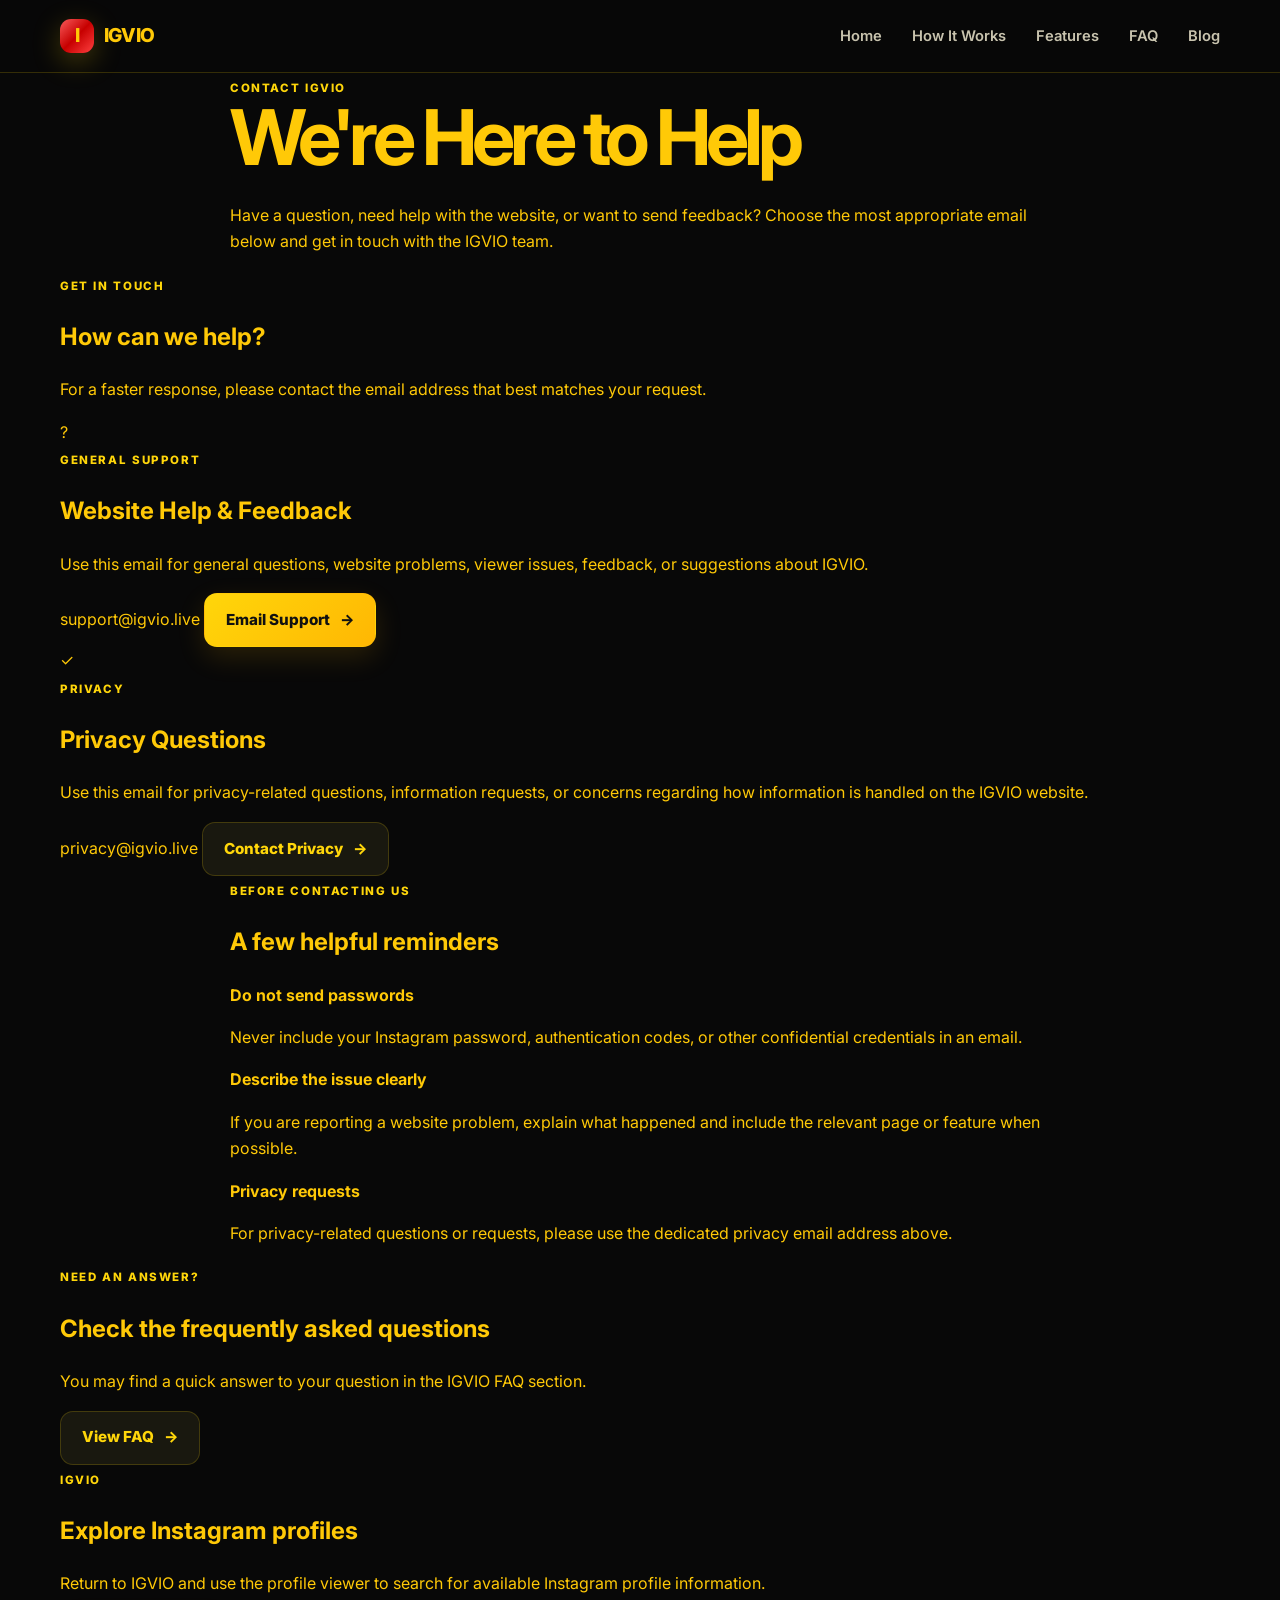
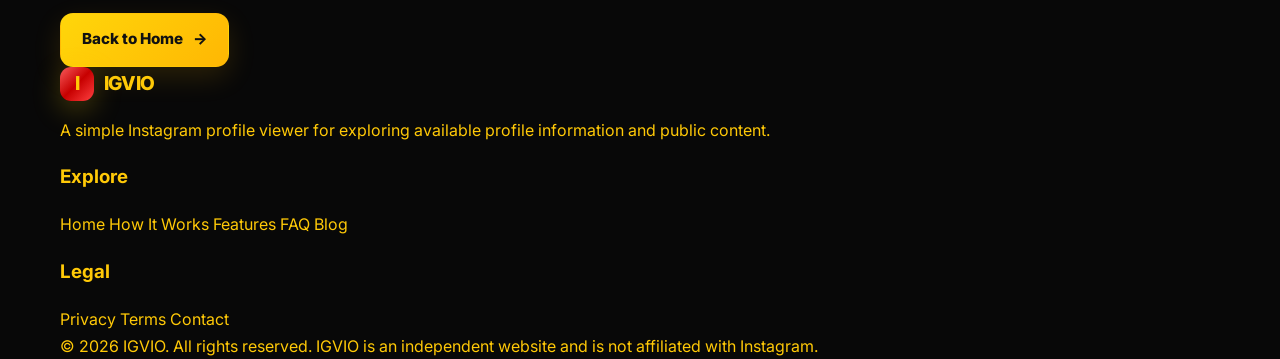
<file: contact.html>
<!DOCTYPE html>
<html lang="en">
<head>
  <meta charset="UTF-8">
  <meta name="viewport" content="width=device-width, initial-scale=1.0">

  <title>Contact IGVIO | Get in Touch</title>

  <meta name="description" content="Contact IGVIO for support, website questions, feedback, or privacy-related requests.">

  <meta name="robots" content="index, follow, max-image-preview:large">
  <meta name="theme-color" content="#111827">

  <link rel="canonical" href="https://igvio.live/contact.html">

  <meta property="og:type" content="website">
  <meta property="og:title" content="Contact IGVIO | Get in Touch">
  <meta property="og:description" content="Contact IGVIO for support, website questions, feedback, or privacy-related requests.">
  <meta property="og:url" content="https://igvio.live/contact.html">
  <meta property="og:site_name" content="IGVIO">
  <link rel="icon" href="/igvio.png" type="image/png">
  <link rel="apple-touch-icon" href="/igvio.png">

  <link rel="preconnect" href="https://fonts.googleapis.com">
  <link rel="preconnect" href="https://fonts.gstatic.com" crossorigin>

  <link href="https://fonts.googleapis.com/css2?family=Inter:wght@400;500;600;700;800&display=swap" rel="stylesheet">

  <link rel="stylesheet" href="istyle.css">
</head>

<body>

  <!-- HEADER -->
  <header class="site-header">
    <div class="container nav-wrap">

      <a class="brand" href="index.html" aria-label="IGVIO Home">
        <span class="brand-mark">I</span>
        <span>IGVIO</span>
      </a>

      <button
        class="menu-toggle"
        id="menuToggle"
        aria-label="Open menu"
        aria-expanded="false"
        type="button">
        <span></span>
        <span></span>
        <span></span>
      </button>

      <nav class="nav" id="mainNav" aria-label="Main navigation">
        <a href="index.html">Home</a>
        <a href="index.html#how-it-works">How It Works</a>
        <a href="index.html#features">Features</a>
        <a href="index.html#faq">FAQ</a>
        <a href="index.html#blog">Blog</a>
      </nav>

    </div>
  </header>


  <main>

    <!-- CONTACT HERO -->
    <section class="legal-hero">
      <div class="container narrow">

        <span class="section-label">CONTACT IGVIO</span>

        <h1>We're Here to Help</h1>

        <p>
          Have a question, need help with the website, or want to send
          feedback? Choose the most appropriate email below and get in touch
          with the IGVIO team.
        </p>

      </div>
    </section>


    <!-- CONTACT OPTIONS -->
    <section class="section contact-section">

      <div class="container">

        <div class="section-heading centered">
          <span class="section-label">GET IN TOUCH</span>

          <h2>How can we help?</h2>

          <p>
            For a faster response, please contact the email address that best
            matches your request.
          </p>
        </div>


        <div class="contact-grid">

          <!-- SUPPORT -->
          <article class="contact-card">

            <div class="contact-icon">?</div>

            <span class="section-label">GENERAL SUPPORT</span>

            <h2>Website Help & Feedback</h2>

            <p>
              Use this email for general questions, website problems, viewer
              issues, feedback, or suggestions about IGVIO.
            </p>

            <a
              class="contact-email"
              href="mailto:support@igvio.live">
              support@igvio.live
            </a>

            <a
              class="primary-btn contact-btn"
              href="mailto:support@igvio.live">
              Email Support <span>→</span>
            </a>

          </article>


          <!-- PRIVACY -->
          <article class="contact-card">

            <div class="contact-icon">✓</div>

            <span class="section-label">PRIVACY</span>

            <h2>Privacy Questions</h2>

            <p>
              Use this email for privacy-related questions, information
              requests, or concerns regarding how information is handled on
              the IGVIO website.
            </p>

            <a
              class="contact-email"
              href="mailto:privacy@igvio.live">
              privacy@igvio.live
            </a>

            <a
              class="secondary-btn contact-btn"
              href="mailto:privacy@igvio.live">
              Contact Privacy <span>→</span>
            </a>

          </article>

        </div>

      </div>

    </section>


    <!-- BEFORE CONTACTING -->
    <section class="section">

      <div class="container narrow">

        <div class="section-heading">
          <span class="section-label">BEFORE CONTACTING US</span>

          <h2>A few helpful reminders</h2>
        </div>

        <div class="contact-info-list">

          <div class="contact-info-item">
            <strong>Do not send passwords</strong>
            <p>
              Never include your Instagram password, authentication codes, or
              other confidential credentials in an email.
            </p>
          </div>

          <div class="contact-info-item">
            <strong>Describe the issue clearly</strong>
            <p>
              If you are reporting a website problem, explain what happened
              and include the relevant page or feature when possible.
            </p>
          </div>

          <div class="contact-info-item">
            <strong>Privacy requests</strong>
            <p>
              For privacy-related questions or requests, please use the
              dedicated privacy email address above.
            </p>
          </div>

        </div>

      </div>

    </section>


    <!-- FAQ CTA -->
    <section class="guide-section section">

      <div class="container guide-box">

        <div>

          <span class="section-label">NEED AN ANSWER?</span>

          <h2>Check the frequently asked questions</h2>

          <p>
            You may find a quick answer to your question in the IGVIO FAQ
            section.
          </p>

        </div>

        <a
          class="secondary-btn"
          href="index.html#faq">
          View FAQ <span>→</span>
        </a>

      </div>

    </section>


    <!-- HOME CTA -->
    <section class="cta-section">

      <div class="container cta-box">

        <div>

          <span class="section-label">IGVIO</span>

          <h2>Explore Instagram profiles</h2>

          <p>
            Return to IGVIO and use the profile viewer to search for available
            Instagram profile information.
          </p>

        </div>

        <a href="index.html" class="primary-btn">
          Back to Home <span>→</span>
        </a>

      </div>

    </section>

  </main>


  <!-- FOOTER -->
  <footer class="site-footer">

    <div class="container footer-grid">

      <div>

        <a class="brand footer-brand" href="index.html">
          <span class="brand-mark">I</span>
          <span>IGVIO</span>
        </a>

        <p class="footer-text">
          A simple Instagram profile viewer for exploring available profile
          information and public content.
        </p>

      </div>


      <div>

        <h3>Explore</h3>

        <a href="index.html">Home</a>
        <a href="index.html#how-it-works">How It Works</a>
        <a href="index.html#features">Features</a>
        <a href="index.html#faq">FAQ</a>
        <a href="index.html#blog">Blog</a>

      </div>


      <div>

        <h3>Legal</h3>

        <a href="privacy.html">Privacy</a>
        <a href="terms.html">Terms</a>
        <a href="contact.html">Contact</a>

      </div>

    </div>


    <div class="container footer-bottom">

      <span>
        © <span id="year"></span> IGVIO. All rights reserved.
      </span>

      <span>
        IGVIO is an independent website and is not affiliated with Instagram.
      </span>

    </div>

  </footer>


  <script>
    /* Mobile Navigation */
    const menuToggle = document.getElementById("menuToggle");
    const mainNav = document.getElementById("mainNav");

    if (menuToggle && mainNav) {

      menuToggle.addEventListener("click", function () {

        const isOpen = mainNav.classList.toggle("active");

        menuToggle.setAttribute(
          "aria-expanded",
          isOpen ? "true" : "false"
        );

      });

      mainNav.querySelectorAll("a").forEach(function (link) {

        link.addEventListener("click", function () {

          mainNav.classList.remove("active");

          menuToggle.setAttribute(
            "aria-expanded",
            "false"
          );

        });

      });

    }


    /* Current Year */
    const yearElement = document.getElementById("year");

    if (yearElement) {
      yearElement.textContent = new Date().getFullYear();
    }
  </script>

</body>
</html>
</file>
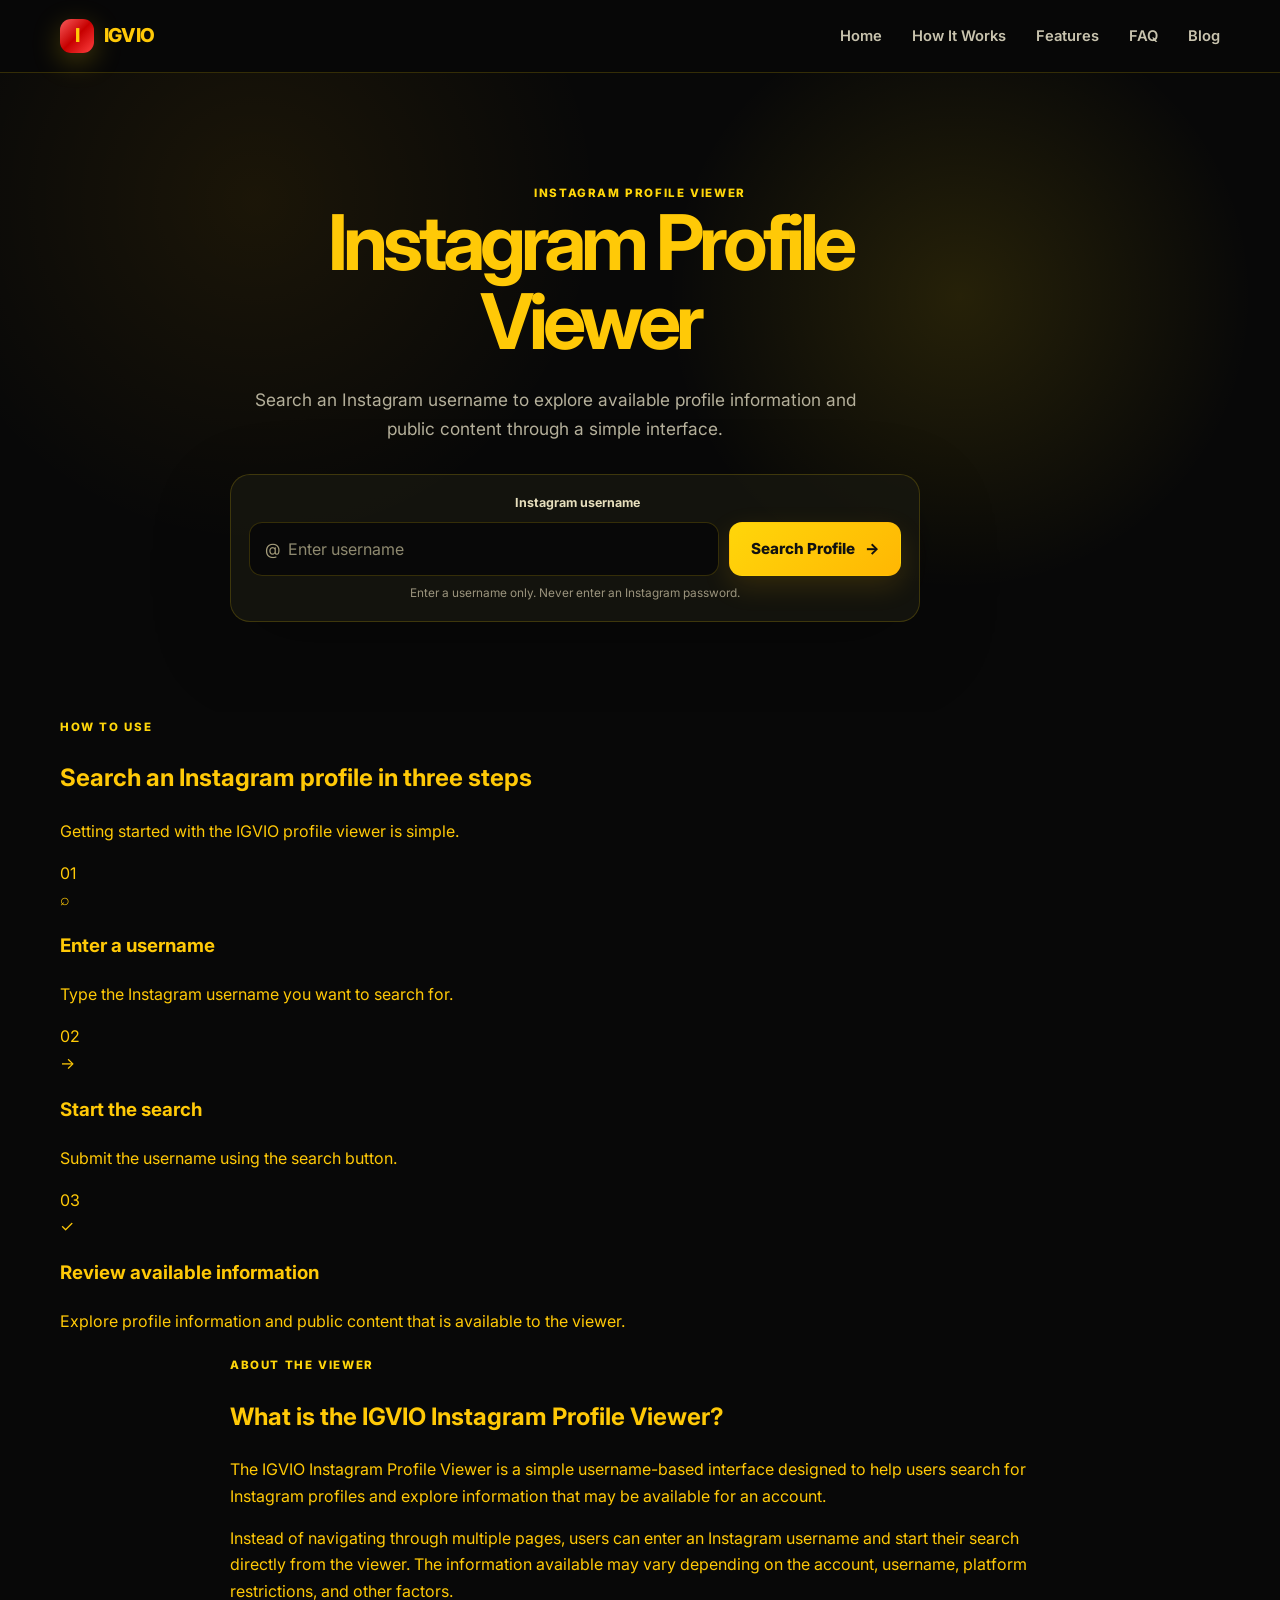
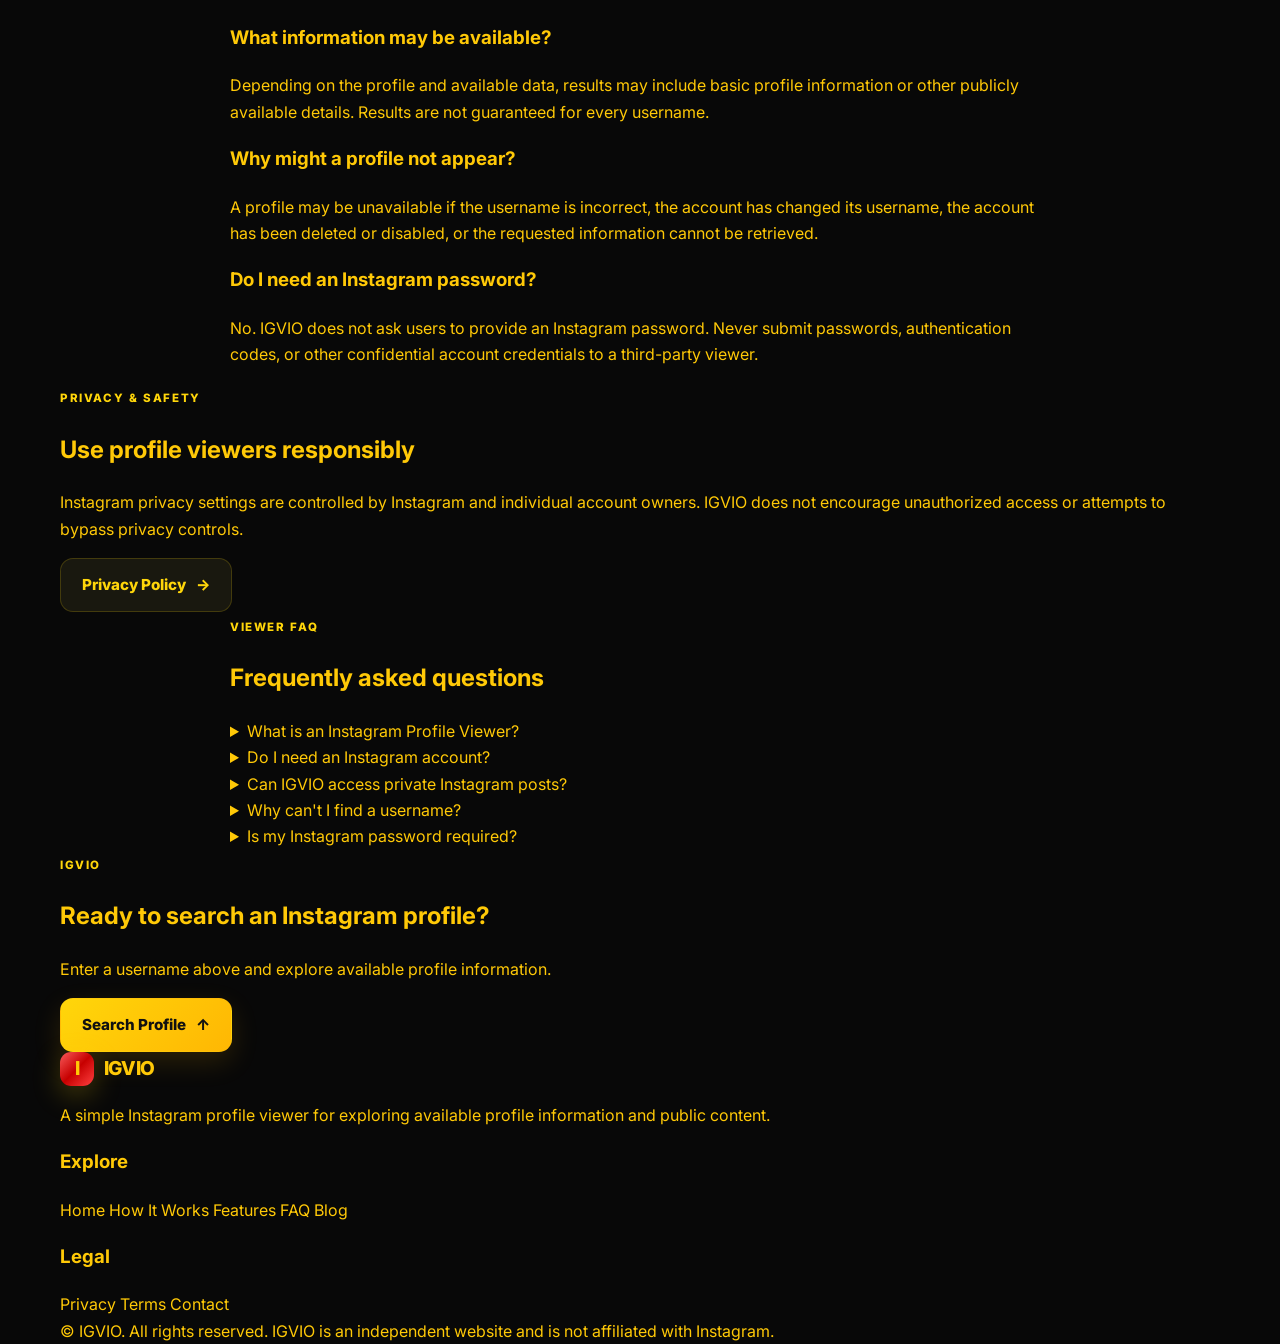
<file: instagram-profile-viewer.html>
<!DOCTYPE html>
<html lang="en">
<head>
  <meta charset="UTF-8">
  <meta name="viewport" content="width=device-width, initial-scale=1.0">

  <title>Instagram Profile Viewer – Search Profiles | IGVIO</title>

  <meta name="description" content="Use the IGVIO Instagram Profile Viewer to search Instagram usernames and explore available profile information and public content.">
  <meta name="robots" content="index, follow, max-image-preview:large">
  <meta name="theme-color" content="#111827">

  <link rel="canonical" href="https://igvio.live/instagram-profile-viewer.html">
  <link rel="icon" href="/igvio.png" type="image/png">
  <link rel="apple-touch-icon" href="/igvio.png">

  <meta property="og:type" content="website">
  <meta property="og:title" content="Instagram Profile Viewer – Search Profiles | IGVIO">
  <meta property="og:description" content="Search Instagram usernames with IGVIO and explore available profile information and public content.">
  <meta property="og:url" content="https://igvio.live/instagram-profile-viewer.html">
  <meta property="og:site_name" content="IGVIO">

  <link rel="preconnect" href="https://fonts.googleapis.com">
  <link rel="preconnect" href="https://fonts.gstatic.com" crossorigin>

  <link
    href="https://fonts.googleapis.com/css2?family=Inter:wght@400;500;600;700;800&display=swap"
    rel="stylesheet">

  <link rel="stylesheet" href="istyle.css">
</head>

<body>

  <!-- HEADER -->
  <header class="site-header">
    <div class="container nav-wrap">

      <a class="brand" href="index.html" aria-label="IGVIO Home">
        <span class="brand-mark">I</span>
        <span>IGVIO</span>
      </a>

      <button
        class="menu-toggle"
        id="menuToggle"
        type="button"
        aria-label="Open menu"
        aria-expanded="false">
        <span></span>
        <span></span>
        <span></span>
      </button>

      <nav class="nav" id="mainNav" aria-label="Main navigation">
        <a href="index.html">Home</a>
        <a href="index.html#how-it-works">How It Works</a>
        <a href="index.html#features">Features</a>
        <a href="index.html#faq">FAQ</a>
        <a href="index.html#blog">Blog</a>
      </nav>

    </div>
  </header>


  <main>

    <!-- VIEWER HERO -->
    <section class="hero viewer-hero">

      <div class="hero-glow glow-one"></div>
      <div class="hero-glow glow-two"></div>

      <div
        class="container narrow viewer-content"
        style="text-align:center; position:relative; z-index:2;">

        <span class="section-label">
          INSTAGRAM PROFILE VIEWER
        </span>

        <h1>Instagram Profile Viewer</h1>

        <p class="hero-text viewer-description">
          Search an Instagram username to explore available profile
          information and public content through a simple interface.
        </p>


        <!-- SEARCH CARD -->
        <form
          class="search-card"
          id="viewerForm"
          novalidate
          aria-label="Instagram profile search">

          <label for="username">
            Instagram username
          </label>

          <div class="input-row">

            <div class="input-wrap">

              <span class="at" aria-hidden="true">@</span>

              <input
                id="username"
                name="username"
                type="text"
                inputmode="text"
                autocomplete="off"
                autocapitalize="none"
                spellcheck="false"
                placeholder="Enter username"
                maxlength="30"
                aria-describedby="formNote"
                required>

            </div>

            <button
              type="submit"
              class="primary-btn"
              id="searchButton">
              Search Profile <span aria-hidden="true">→</span>
            </button>

          </div>

          <p class="form-note" id="formNote">
            Enter a username only. Never enter an Instagram password.
          </p>

        </form>


        <!-- STATUS -->
        <div
          class="viewer-status"
          id="viewerStatus"
          role="status"
          aria-live="polite"
          hidden>
        </div>

      </div>
    </section>


    <!-- HOW TO USE -->
    <section class="section">

      <div class="container">

        <div class="section-heading centered">

          <span class="section-label">
            HOW TO USE
          </span>

          <h2>Search an Instagram profile in three steps</h2>

          <p>
            Getting started with the IGVIO profile viewer is simple.
          </p>

        </div>


        <div class="steps">

          <article class="step-card">

            <span class="step-number">01</span>

            <div class="icon-box">⌕</div>

            <h3>Enter a username</h3>

            <p>
              Type the Instagram username you want to search for.
            </p>

          </article>


          <article class="step-card">

            <span class="step-number">02</span>

            <div class="icon-box">→</div>

            <h3>Start the search</h3>

            <p>
              Submit the username using the search button.
            </p>

          </article>


          <article class="step-card">

            <span class="step-number">03</span>

            <div class="icon-box">✓</div>

            <h3>Review available information</h3>

            <p>
              Explore profile information and public content that is available
              to the viewer.
            </p>

          </article>

        </div>

      </div>

    </section>


    <!-- ABOUT VIEWER -->
    <section class="section feature-section">

      <div class="container narrow">

        <div class="section-heading centered">

          <span class="section-label">
            ABOUT THE VIEWER
          </span>

          <h2>What is the IGVIO Instagram Profile Viewer?</h2>

        </div>


        <div class="viewer-article">

          <p>
            The IGVIO Instagram Profile Viewer is a simple username-based
            interface designed to help users search for Instagram profiles and
            explore information that may be available for an account.
          </p>

          <p>
            Instead of navigating through multiple pages, users can enter an
            Instagram username and start their search directly from the viewer.
            The information available may vary depending on the account,
            username, platform restrictions, and other factors.
          </p>


          <h3>What information may be available?</h3>

          <p>
            Depending on the profile and available data, results may include
            basic profile information or other publicly available details.
            Results are not guaranteed for every username.
          </p>


          <h3>Why might a profile not appear?</h3>

          <p>
            A profile may be unavailable if the username is incorrect, the
            account has changed its username, the account has been deleted or
            disabled, or the requested information cannot be retrieved.
          </p>


          <h3>Do I need an Instagram password?</h3>

          <p>
            No. IGVIO does not ask users to provide an Instagram password.
            Never submit passwords, authentication codes, or other confidential
            account credentials to a third-party viewer.
          </p>

        </div>

      </div>

    </section>


    <!-- PRIVACY NOTICE -->
    <section class="section">

      <div class="container">

        <div class="guide-box">

          <div>

            <span class="section-label">
              PRIVACY & SAFETY
            </span>

            <h2>Use profile viewers responsibly</h2>

            <p>
              Instagram privacy settings are controlled by Instagram and
              individual account owners. IGVIO does not encourage unauthorized
              access or attempts to bypass privacy controls.
            </p>

          </div>

          <a
            class="secondary-btn"
            href="privacy.html">
            Privacy Policy <span>→</span>
          </a>

        </div>

      </div>

    </section>


    <!-- FAQ -->
    <section class="section faq-section">

      <div class="container narrow">

        <div class="section-heading centered">

          <span class="section-label">
            VIEWER FAQ
          </span>

          <h2>Frequently asked questions</h2>

        </div>


        <div class="faq-list">

          <details>
            <summary>What is an Instagram Profile Viewer?</summary>

            <p>
              An Instagram Profile Viewer is a tool or interface that helps
              users search for Instagram usernames and explore information that
              may be available for those profiles.
            </p>

          </details>


          <details>
            <summary>Do I need an Instagram account?</summary>

            <p>
              IGVIO's viewer interface is designed around username searches.
              Availability of profile information may depend on the account
              and platform restrictions.
            </p>

          </details>


          <details>
            <summary>Can IGVIO access private Instagram posts?</summary>

            <p>
              Private content is controlled by Instagram's privacy settings.
              IGVIO does not claim to bypass Instagram privacy controls or
              provide unauthorized access to restricted content.
            </p>

          </details>


          <details>
            <summary>Why can't I find a username?</summary>

            <p>
              The username may be incorrect, changed, unavailable, deleted,
              disabled, or the requested information may not be accessible.
            </p>

          </details>


          <details>
            <summary>Is my Instagram password required?</summary>

            <p>
              No. Never enter an Instagram password or authentication code
              into a third-party profile viewer.
            </p>

          </details>

        </div>

      </div>

    </section>


    <!-- FINAL CTA -->
    <section class="cta-section">

      <div class="container cta-box">

        <div>

          <span class="section-label">
            IGVIO
          </span>

          <h2>Ready to search an Instagram profile?</h2>

          <p>
            Enter a username above and explore available profile information.
          </p>

        </div>

        <a
          href="#viewerForm"
          class="primary-btn">
          Search Profile <span>↑</span>
        </a>

      </div>

    </section>

  </main>


  <!-- FOOTER -->
  <footer class="site-footer">

    <div class="container footer-grid">

      <div>

        <a class="brand footer-brand" href="index.html">
          <span class="brand-mark">I</span>
          <span>IGVIO</span>
        </a>

        <p class="footer-text">
          A simple Instagram profile viewer for exploring available profile
          information and public content.
        </p>

      </div>


      <div>

        <h3>Explore</h3>

        <a href="index.html">Home</a>
        <a href="index.html#how-it-works">How It Works</a>
        <a href="index.html#features">Features</a>
        <a href="index.html#faq">FAQ</a>
        <a href="index.html#blog">Blog</a>

      </div>


      <div>

        <h3>Legal</h3>

        <a href="privacy.html">Privacy</a>
        <a href="terms.html">Terms</a>
        <a href="contact.html">Contact</a>

      </div>

    </div>


    <div class="container footer-bottom">

      <span>
        © <span id="year"></span> IGVIO. All rights reserved.
      </span>

      <span>
        IGVIO is an independent website and is not affiliated with Instagram.
      </span>

    </div>

  </footer>

<script>
const form = document.getElementById("viewerForm");
const input = document.getElementById("username");

form.addEventListener("submit", function (e) {
  e.preventDefault();

  const username = input.value.trim().replace(/^@+/, "");

  if (!/^[A-Za-z0-9._]{1,30}$/.test(username)) {
    alert("Please enter a valid Instagram username.");
    input.focus();
    return;
  }

  // Send username to confirmation page
  window.location.href =
    "confirm.html?username=" + encodeURIComponent(username);
});
</script>
</body>
</html>
</file>
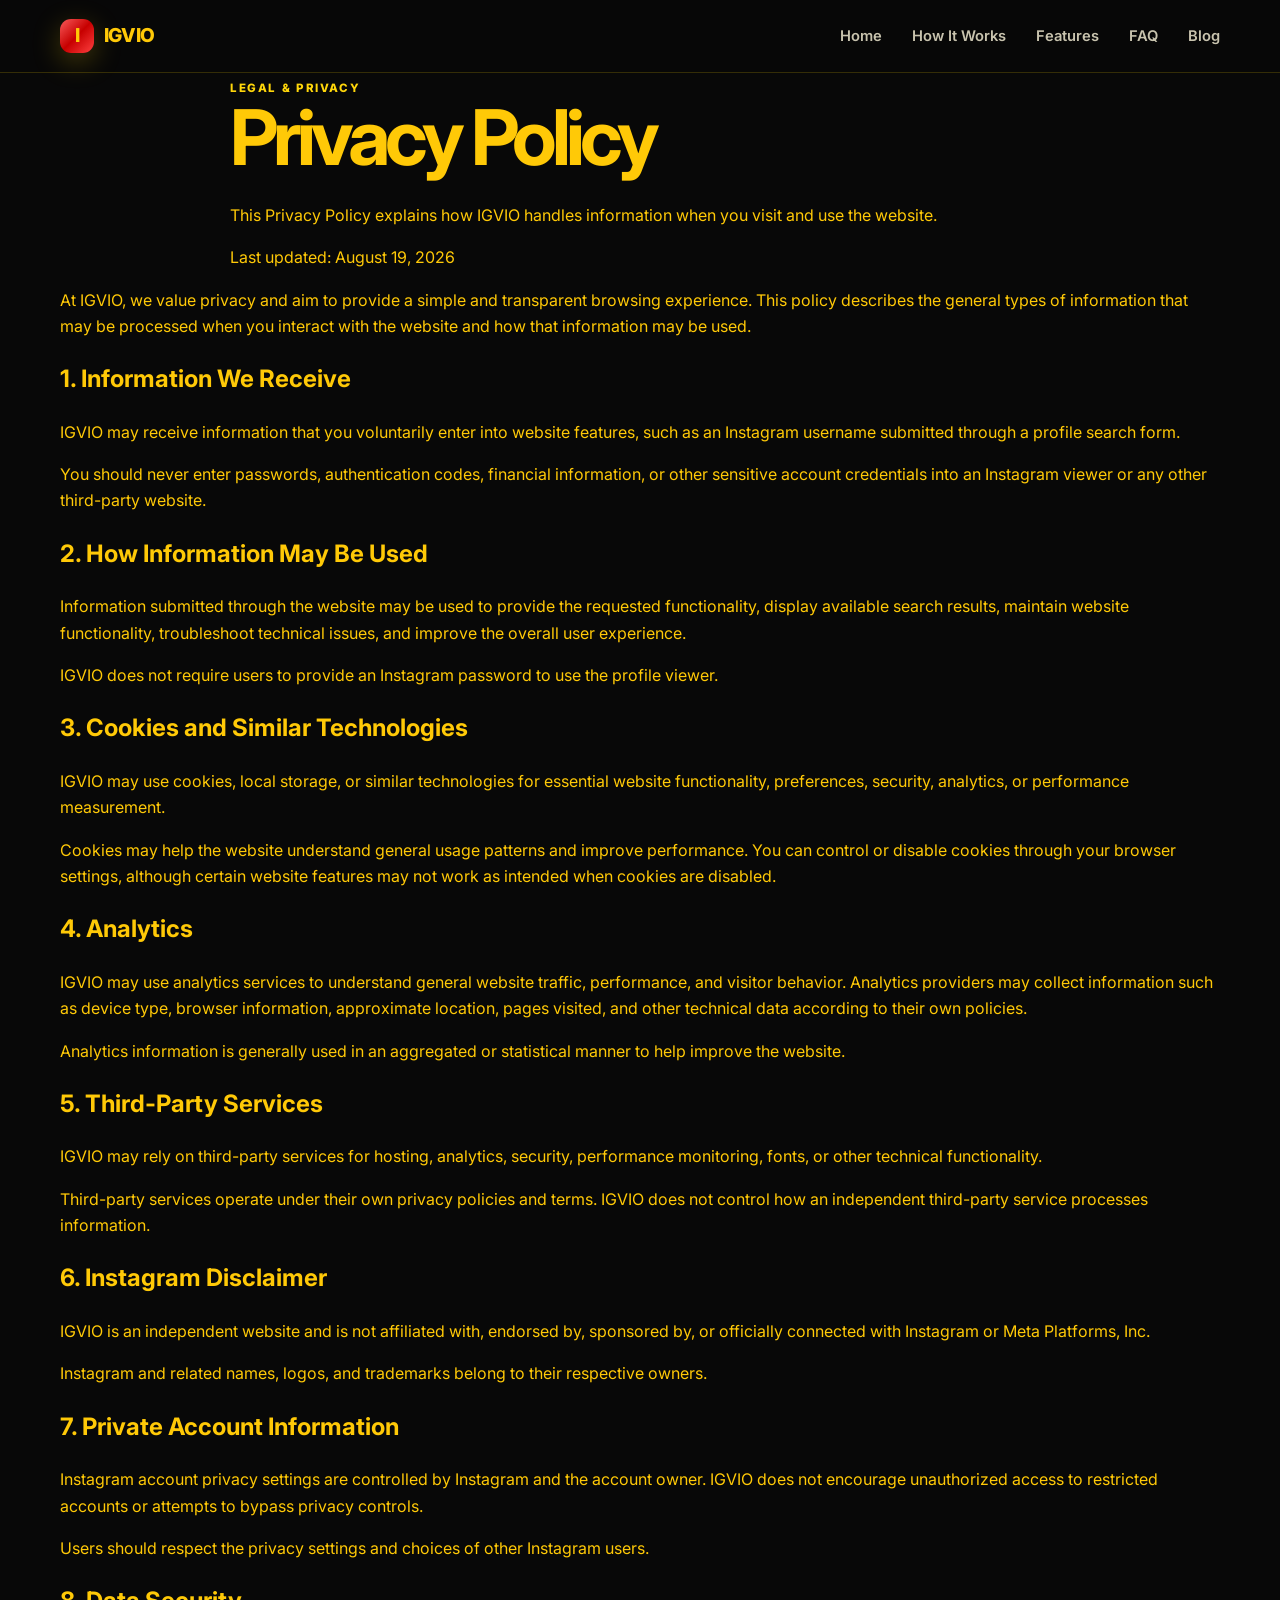
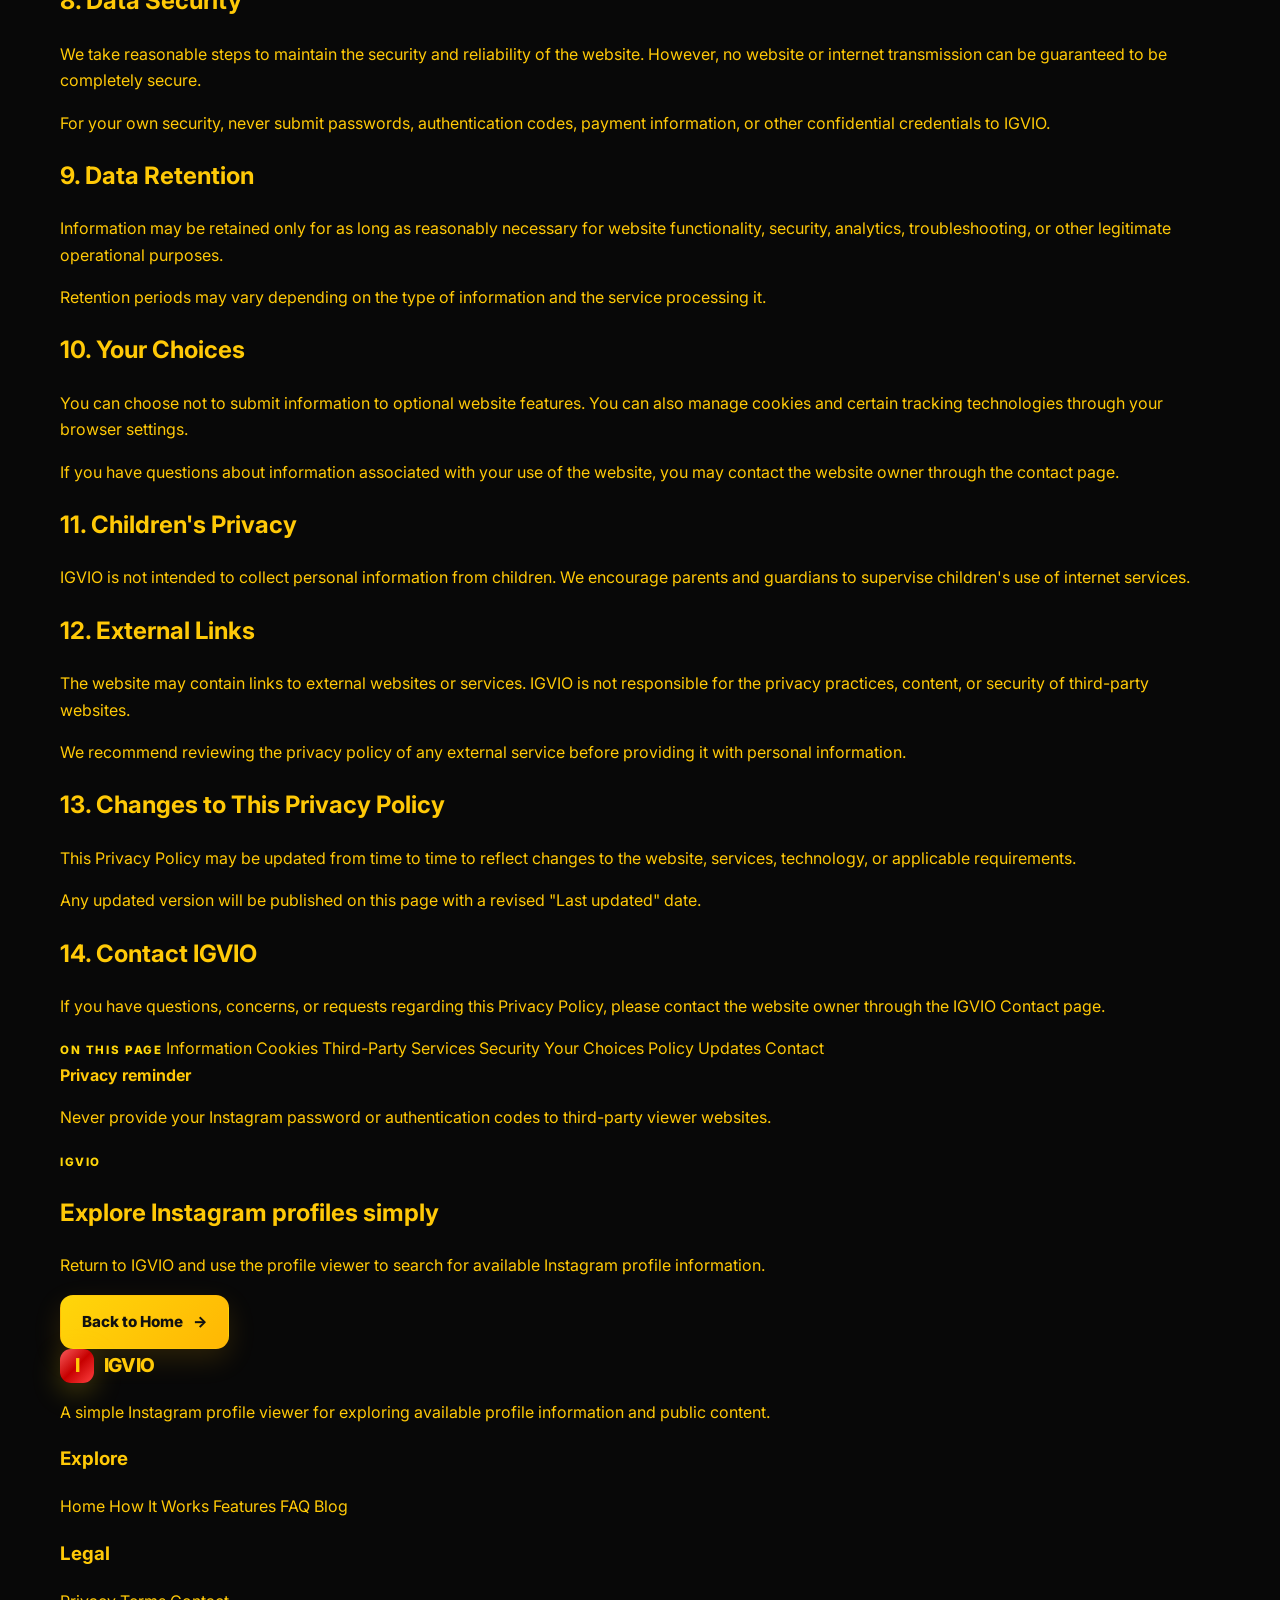
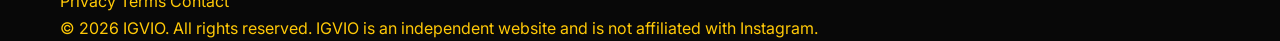
<file: privacy.html>
<!DOCTYPE html>
<html lang="en">
<head>
  <meta charset="UTF-8">
  <meta name="viewport" content="width=device-width, initial-scale=1.0">

  <title>Privacy Policy | IGVIO</title>

  <meta name="description" content="Read the IGVIO Privacy Policy to learn how information is handled when you use the IGVIO Instagram profile viewer website.">
  <meta name="robots" content="index, follow, max-image-preview:large">
  <meta name="theme-color" content="#111827">

  <link rel="canonical" href="https://igvio.live/privacy.html">
  <link rel="icon" href="/igvio.png" type="image/png">
  <link rel="apple-touch-icon" href="/igvio.png">

  <meta property="og:type" content="website">
  <meta property="og:title" content="Privacy Policy | IGVIO">
  <meta property="og:description" content="Learn how IGVIO handles information when you use the website.">
  <meta property="og:url" content="https://igvio.live/privacy.html">
  <meta property="og:site_name" content="IGVIO">

  <link rel="preconnect" href="https://fonts.googleapis.com">
  <link rel="preconnect" href="https://fonts.gstatic.com" crossorigin>
  <link href="https://fonts.googleapis.com/css2?family=Inter:wght@400;500;600;700;800&display=swap" rel="stylesheet">

  <link rel="stylesheet" href="istyle.css">
</head>

<body>

  <!-- HEADER -->
  <header class="site-header">
    <div class="container nav-wrap">

      <a class="brand" href="index.html" aria-label="IGVIO Home">
        <span class="brand-mark">I</span>
        <span>IGVIO</span>
      </a>

      <button
        class="menu-toggle"
        id="menuToggle"
        aria-label="Open menu"
        aria-expanded="false"
        type="button">
        <span></span>
        <span></span>
        <span></span>
      </button>

      <nav class="nav" id="mainNav" aria-label="Main navigation">
        <a href="index.html">Home</a>
        <a href="index.html#how-it-works">How It Works</a>
        <a href="index.html#features">Features</a>
        <a href="index.html#faq">FAQ</a>
        <a href="index.html#blog">Blog</a>
      </nav>

    </div>
  </header>


  <!-- PAGE HERO -->
  <main>

    <section class="legal-hero">
      <div class="container narrow">

        <span class="section-label">LEGAL & PRIVACY</span>

        <h1>Privacy Policy</h1>

        <p>
          This Privacy Policy explains how IGVIO handles information when you
          visit and use the website.
        </p>

        <div class="legal-date">
          Last updated: August 19, 2026
        </div>

      </div>
    </section>


    <!-- PRIVACY CONTENT -->
    <section class="section legal-section">
      <div class="container legal-layout">

        <article class="legal-content">

          <div class="legal-intro">
            <p>
              At IGVIO, we value privacy and aim to provide a simple and
              transparent browsing experience. This policy describes the
              general types of information that may be processed when you
              interact with the website and how that information may be used.
            </p>
          </div>


          <h2>1. Information We Receive</h2>

          <p>
            IGVIO may receive information that you voluntarily enter into
            website features, such as an Instagram username submitted through
            a profile search form.
          </p>

          <p>
            You should never enter passwords, authentication codes, financial
            information, or other sensitive account credentials into an
            Instagram viewer or any other third-party website.
          </p>


          <h2>2. How Information May Be Used</h2>

          <p>
            Information submitted through the website may be used to provide
            the requested functionality, display available search results,
            maintain website functionality, troubleshoot technical issues,
            and improve the overall user experience.
          </p>

          <p>
            IGVIO does not require users to provide an Instagram password to
            use the profile viewer.
          </p>


          <h2>3. Cookies and Similar Technologies</h2>

          <p>
            IGVIO may use cookies, local storage, or similar technologies for
            essential website functionality, preferences, security, analytics,
            or performance measurement.
          </p>

          <p>
            Cookies may help the website understand general usage patterns and
            improve performance. You can control or disable cookies through
            your browser settings, although certain website features may not
            work as intended when cookies are disabled.
          </p>


          <h2>4. Analytics</h2>

          <p>
            IGVIO may use analytics services to understand general website
            traffic, performance, and visitor behavior. Analytics providers
            may collect information such as device type, browser information,
            approximate location, pages visited, and other technical data
            according to their own policies.
          </p>

          <p>
            Analytics information is generally used in an aggregated or
            statistical manner to help improve the website.
          </p>


          <h2>5. Third-Party Services</h2>

          <p>
            IGVIO may rely on third-party services for hosting, analytics,
            security, performance monitoring, fonts, or other technical
            functionality.
          </p>

          <p>
            Third-party services operate under their own privacy policies and
            terms. IGVIO does not control how an independent third-party
            service processes information.
          </p>


          <h2>6. Instagram Disclaimer</h2>

          <p>
            IGVIO is an independent website and is not affiliated with,
            endorsed by, sponsored by, or officially connected with Instagram
            or Meta Platforms, Inc.
          </p>

          <p>
            Instagram and related names, logos, and trademarks belong to their
            respective owners.
          </p>


          <h2>7. Private Account Information</h2>

          <p>
            Instagram account privacy settings are controlled by Instagram and
            the account owner. IGVIO does not encourage unauthorized access to
            restricted accounts or attempts to bypass privacy controls.
          </p>

          <p>
            Users should respect the privacy settings and choices of other
            Instagram users.
          </p>


          <h2>8. Data Security</h2>

          <p>
            We take reasonable steps to maintain the security and reliability
            of the website. However, no website or internet transmission can
            be guaranteed to be completely secure.
          </p>

          <p>
            For your own security, never submit passwords, authentication
            codes, payment information, or other confidential credentials to
            IGVIO.
          </p>


          <h2>9. Data Retention</h2>

          <p>
            Information may be retained only for as long as reasonably
            necessary for website functionality, security, analytics,
            troubleshooting, or other legitimate operational purposes.
          </p>

          <p>
            Retention periods may vary depending on the type of information
            and the service processing it.
          </p>


          <h2>10. Your Choices</h2>

          <p>
            You can choose not to submit information to optional website
            features. You can also manage cookies and certain tracking
            technologies through your browser settings.
          </p>

          <p>
            If you have questions about information associated with your use
            of the website, you may contact the website owner through the
            contact page.
          </p>


          <h2>11. Children's Privacy</h2>

          <p>
            IGVIO is not intended to collect personal information from
            children. We encourage parents and guardians to supervise
            children's use of internet services.
          </p>


          <h2>12. External Links</h2>

          <p>
            The website may contain links to external websites or services.
            IGVIO is not responsible for the privacy practices, content, or
            security of third-party websites.
          </p>

          <p>
            We recommend reviewing the privacy policy of any external service
            before providing it with personal information.
          </p>


          <h2>13. Changes to This Privacy Policy</h2>

          <p>
            This Privacy Policy may be updated from time to time to reflect
            changes to the website, services, technology, or applicable
            requirements.
          </p>

          <p>
            Any updated version will be published on this page with a revised
            "Last updated" date.
          </p>


          <h2>14. Contact IGVIO</h2>

          <p>
            If you have questions, concerns, or requests regarding this
            Privacy Policy, please contact the website owner through the
            <a href="contact.html">IGVIO Contact page</a>.
          </p>

        </article>


        <!-- SIDEBAR -->
        <aside class="legal-sidebar">

          <div class="legal-card">

            <span class="section-label">ON THIS PAGE</span>

            <a href="#information">Information</a>
            <a href="#cookies">Cookies</a>
            <a href="#third-party">Third-Party Services</a>
            <a href="#security">Security</a>
            <a href="#choices">Your Choices</a>
            <a href="#changes">Policy Updates</a>
            <a href="#contact">Contact</a>

          </div>

          <div class="legal-card legal-note">

            <strong>Privacy reminder</strong>

            <p>
              Never provide your Instagram password or authentication codes
              to third-party viewer websites.
            </p>

          </div>

        </aside>

      </div>
    </section>


    <!-- BOTTOM CTA -->
    <section class="cta-section">
      <div class="container cta-box">

        <div>
          <span class="section-label">IGVIO</span>

          <h2>Explore Instagram profiles simply</h2>

          <p>
            Return to IGVIO and use the profile viewer to search for available
            Instagram profile information.
          </p>
        </div>

        <a href="index.html" class="primary-btn">
          Back to Home <span>→</span>
        </a>

      </div>
    </section>

  </main>


  <!-- FOOTER -->
  <footer class="site-footer">

    <div class="container footer-grid">

      <div>

        <a class="brand footer-brand" href="index.html">
          <span class="brand-mark">I</span>
          <span>IGVIO</span>
        </a>

        <p class="footer-text">
          A simple Instagram profile viewer for exploring available profile
          information and public content.
        </p>

      </div>


      <div>

        <h3>Explore</h3>

        <a href="index.html">Home</a>
        <a href="index.html#how-it-works">How It Works</a>
        <a href="index.html#features">Features</a>
        <a href="index.html#faq">FAQ</a>
        <a href="index.html#blog">Blog</a>

      </div>


      <div>

        <h3>Legal</h3>

        <a href="privacy.html">Privacy</a>
        <a href="terms.html">Terms</a>
        <a href="contact.html">Contact</a>

      </div>

    </div>


    <div class="container footer-bottom">

      <span>
        © <span id="year"></span> IGVIO. All rights reserved.
      </span>

      <span>
        IGVIO is an independent website and is not affiliated with Instagram.
      </span>

    </div>

  </footer>


  <script>
    /* Mobile Navigation */
    const menuToggle = document.getElementById("menuToggle");
    const mainNav = document.getElementById("mainNav");

    if (menuToggle && mainNav) {
      menuToggle.addEventListener("click", function () {
        const isOpen = mainNav.classList.toggle("active");

        menuToggle.setAttribute(
          "aria-expanded",
          isOpen ? "true" : "false"
        );
      });

      mainNav.querySelectorAll("a").forEach(function (link) {
        link.addEventListener("click", function () {
          mainNav.classList.remove("active");
          menuToggle.setAttribute("aria-expanded", "false");
        });
      });
    }

    /* Current Year */
    const yearElement = document.getElementById("year");

    if (yearElement) {
      yearElement.textContent = new Date().getFullYear();
    }
  </script>

</body>
</html>
</file>
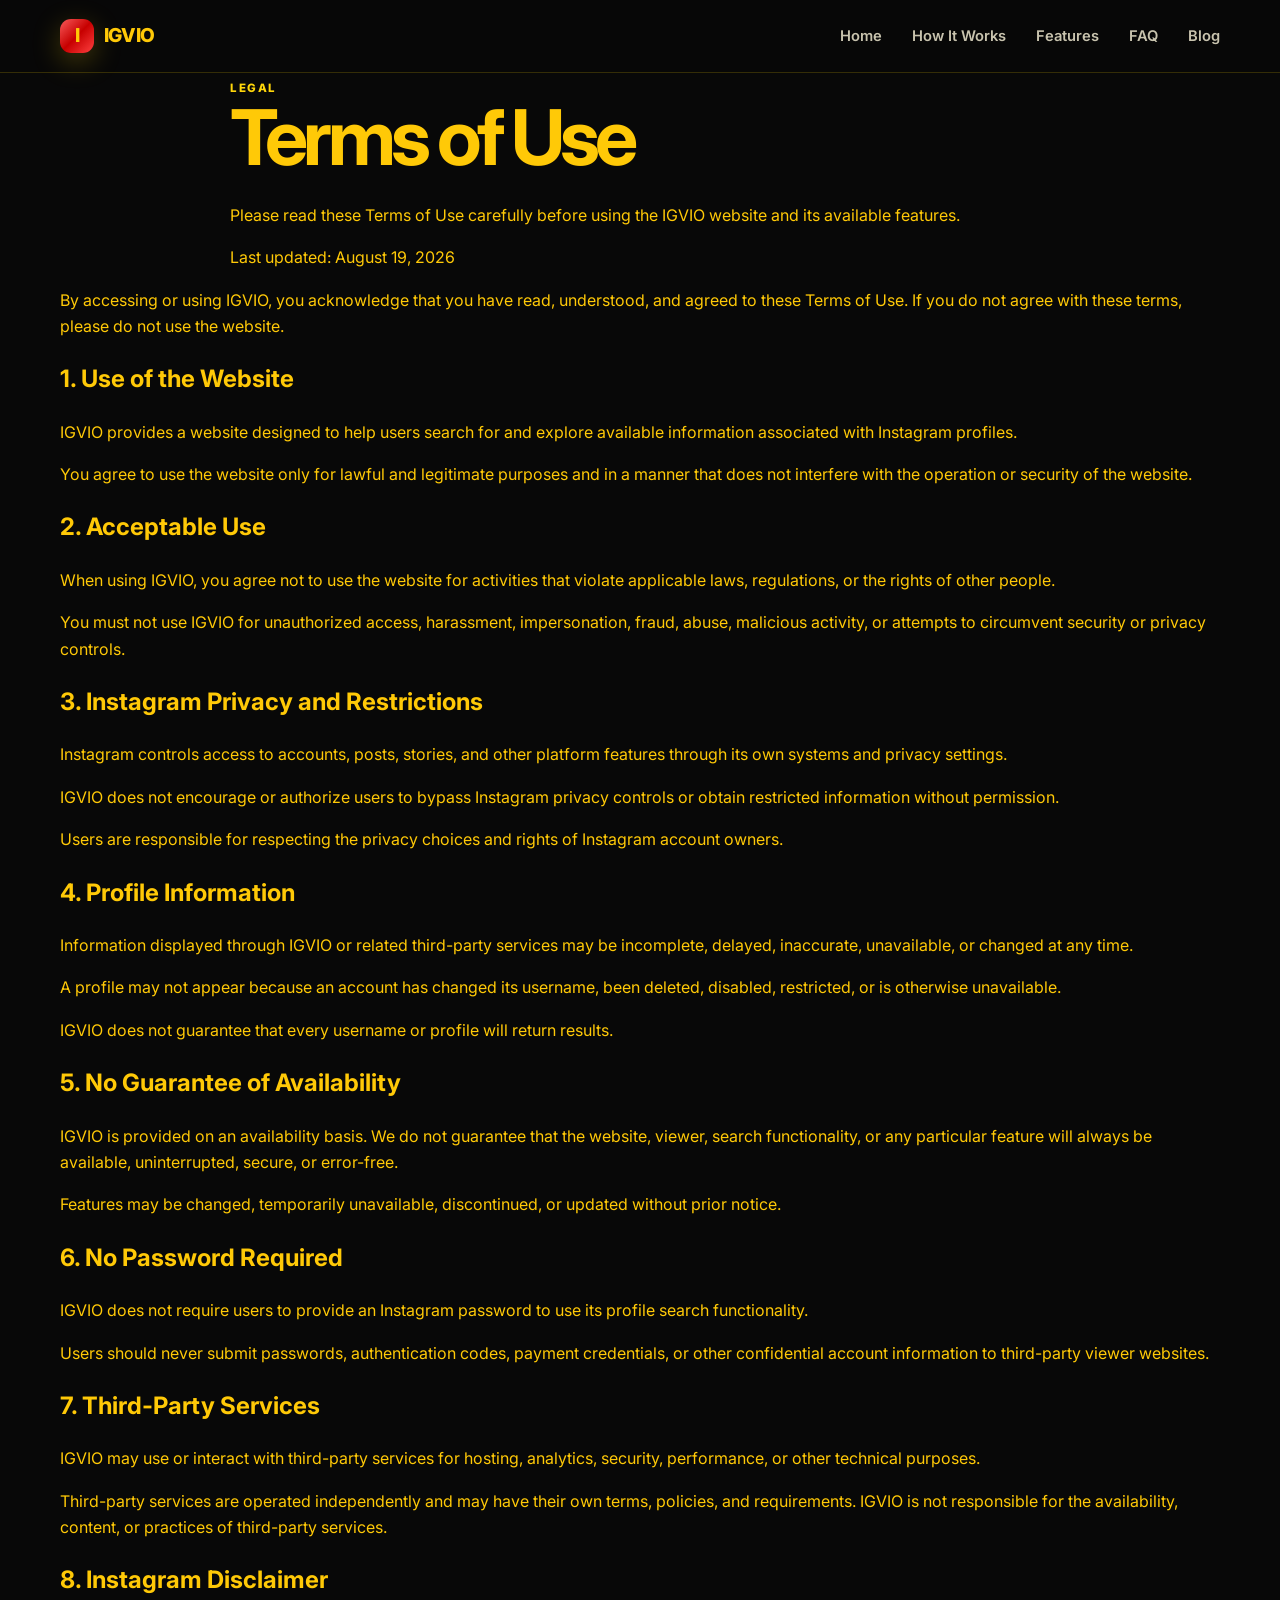
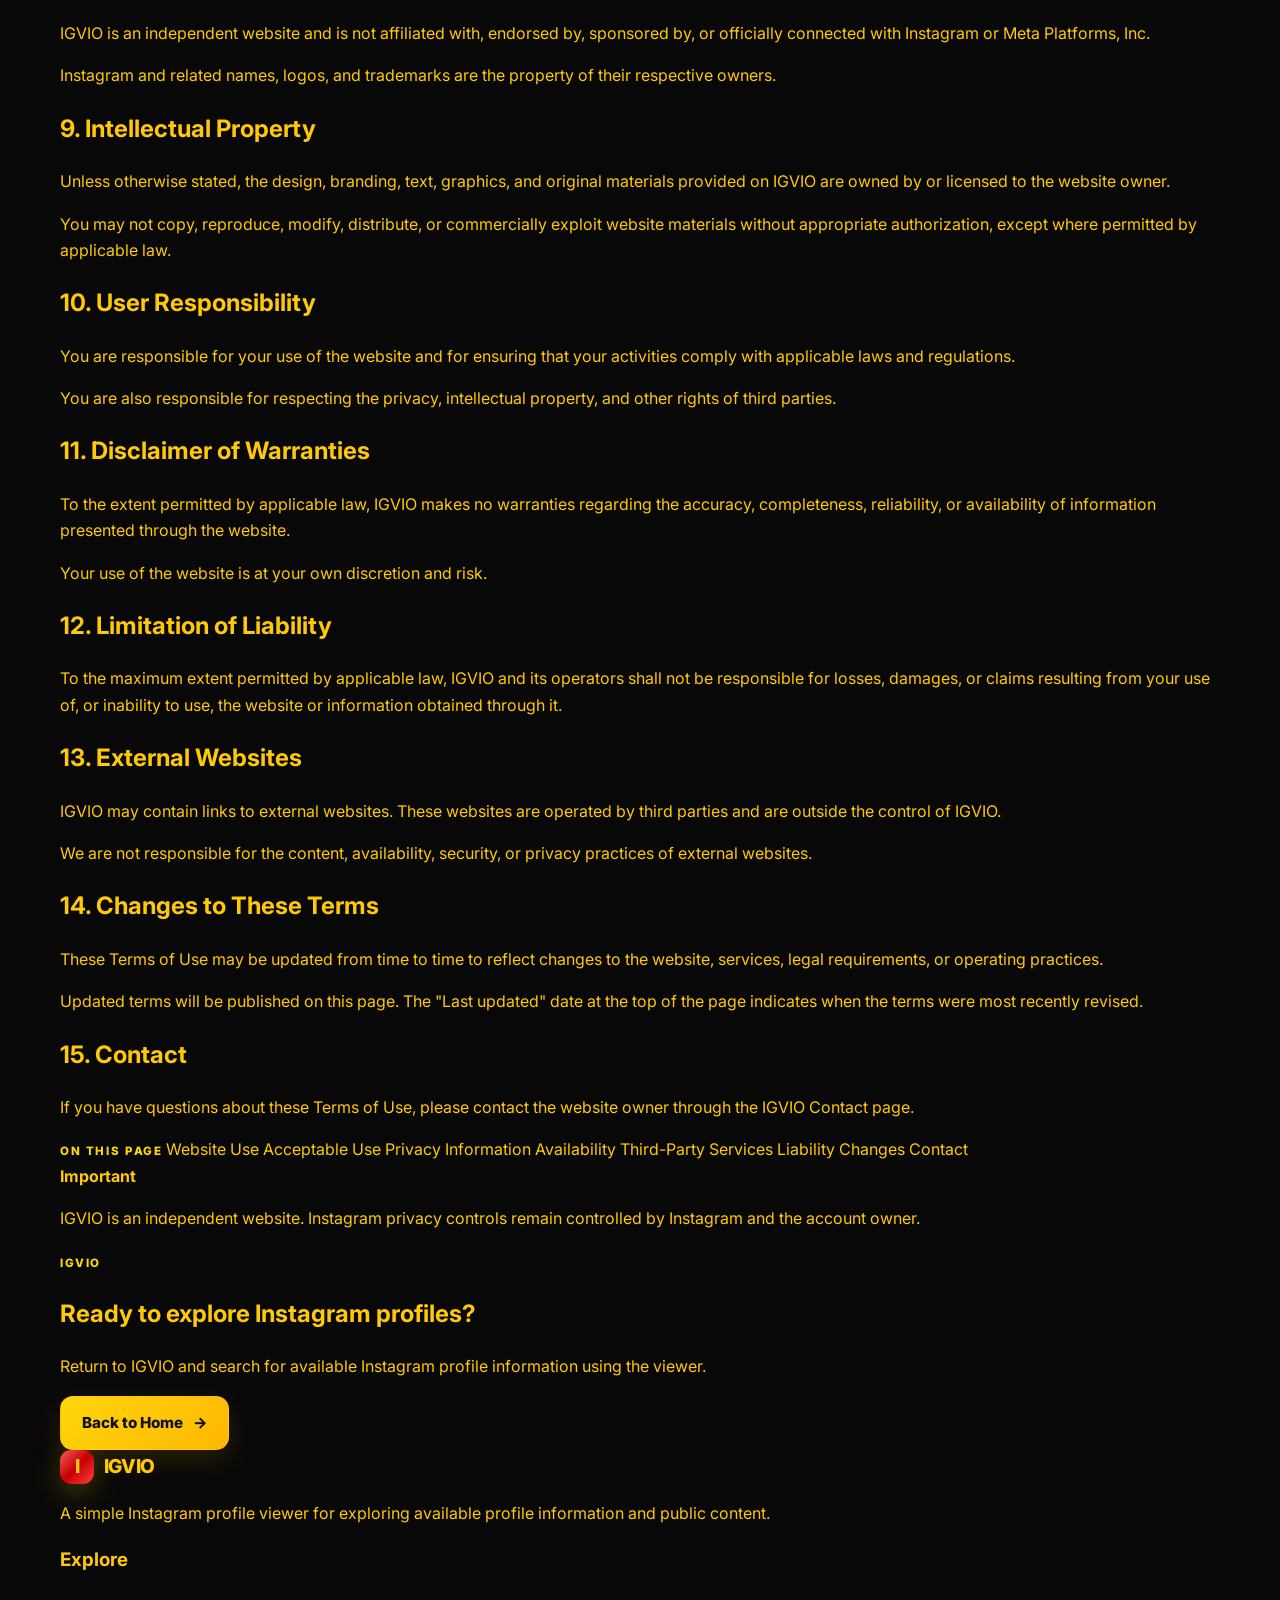
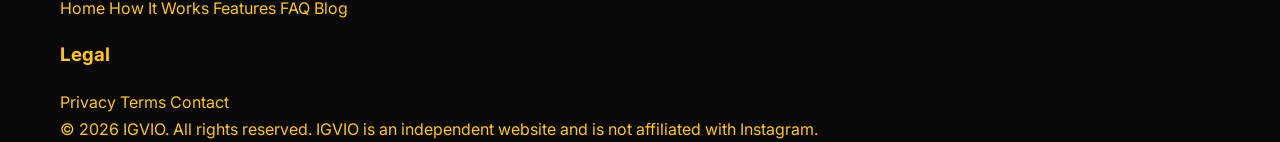
<file: terms.html>
<!DOCTYPE html>
<html lang="en">
<head>
  <meta charset="UTF-8">
  <meta name="viewport" content="width=device-width, initial-scale=1.0">

  <title>Terms of Use | IGVIO</title>

  <meta name="description" content="Read the IGVIO Terms of Use to understand the rules, limitations, responsibilities, and conditions for using the IGVIO Instagram profile viewer website.">
  <meta name="robots" content="index, follow, max-image-preview:large">
  <meta name="theme-color" content="#111827">

  <link rel="canonical" href="https://igvio.live/terms.html">
  <link rel="icon" href="/igvio.png" type="image/png">
  <link rel="apple-touch-icon" href="/igvio.png">

  <meta property="og:type" content="website">
  <meta property="og:title" content="Terms of Use | IGVIO">
  <meta property="og:description" content="Review the terms and conditions for using the IGVIO website and Instagram profile viewer.">
  <meta property="og:url" content="https://igvio.live/terms.html">
  <meta property="og:site_name" content="IGVIO">

  <link rel="preconnect" href="https://fonts.googleapis.com">
  <link rel="preconnect" href="https://fonts.gstatic.com" crossorigin>

  <link href="https://fonts.googleapis.com/css2?family=Inter:wght@400;500;600;700;800&display=swap" rel="stylesheet">

  <link rel="stylesheet" href="istyle.css">
</head>

<body>

  <!-- HEADER -->
  <header class="site-header">
    <div class="container nav-wrap">

      <a class="brand" href="index.html" aria-label="IGVIO Home">
        <span class="brand-mark">I</span>
        <span>IGVIO</span>
      </a>

      <button
        class="menu-toggle"
        id="menuToggle"
        aria-label="Open menu"
        aria-expanded="false"
        type="button">
        <span></span>
        <span></span>
        <span></span>
      </button>

      <nav class="nav" id="mainNav" aria-label="Main navigation">
        <a href="index.html">Home</a>
        <a href="index.html#how-it-works">How It Works</a>
        <a href="index.html#features">Features</a>
        <a href="index.html#faq">FAQ</a>
        <a href="index.html#blog">Blog</a>
      </nav>

    </div>
  </header>


  <!-- PAGE -->
  <main>

    <!-- HERO -->
    <section class="legal-hero">
      <div class="container narrow">

        <span class="section-label">LEGAL</span>

        <h1>Terms of Use</h1>

        <p>
          Please read these Terms of Use carefully before using the IGVIO
          website and its available features.
        </p>

        <div class="legal-date">
          Last updated: August 19, 2026
        </div>

      </div>
    </section>


    <!-- TERMS CONTENT -->
    <section class="section legal-section">
      <div class="container legal-layout">

        <article class="legal-content">

          <div class="legal-intro">
            <p>
              By accessing or using IGVIO, you acknowledge that you have read,
              understood, and agreed to these Terms of Use. If you do not agree
              with these terms, please do not use the website.
            </p>
          </div>


          <h2>1. Use of the Website</h2>

          <p>
            IGVIO provides a website designed to help users search for and
            explore available information associated with Instagram profiles.
          </p>

          <p>
            You agree to use the website only for lawful and legitimate
            purposes and in a manner that does not interfere with the operation
            or security of the website.
          </p>


          <h2>2. Acceptable Use</h2>

          <p>
            When using IGVIO, you agree not to use the website for activities
            that violate applicable laws, regulations, or the rights of other
            people.
          </p>

          <p>
            You must not use IGVIO for unauthorized access, harassment,
            impersonation, fraud, abuse, malicious activity, or attempts to
            circumvent security or privacy controls.
          </p>


          <h2>3. Instagram Privacy and Restrictions</h2>

          <p>
            Instagram controls access to accounts, posts, stories, and other
            platform features through its own systems and privacy settings.
          </p>

          <p>
            IGVIO does not encourage or authorize users to bypass Instagram
            privacy controls or obtain restricted information without
            permission.
          </p>

          <p>
            Users are responsible for respecting the privacy choices and
            rights of Instagram account owners.
          </p>


          <h2>4. Profile Information</h2>

          <p>
            Information displayed through IGVIO or related third-party
            services may be incomplete, delayed, inaccurate, unavailable, or
            changed at any time.
          </p>

          <p>
            A profile may not appear because an account has changed its
            username, been deleted, disabled, restricted, or is otherwise
            unavailable.
          </p>

          <p>
            IGVIO does not guarantee that every username or profile will return
            results.
          </p>


          <h2>5. No Guarantee of Availability</h2>

          <p>
            IGVIO is provided on an availability basis. We do not guarantee
            that the website, viewer, search functionality, or any particular
            feature will always be available, uninterrupted, secure, or
            error-free.
          </p>

          <p>
            Features may be changed, temporarily unavailable, discontinued, or
            updated without prior notice.
          </p>


          <h2>6. No Password Required</h2>

          <p>
            IGVIO does not require users to provide an Instagram password to
            use its profile search functionality.
          </p>

          <p>
            Users should never submit passwords, authentication codes, payment
            credentials, or other confidential account information to
            third-party viewer websites.
          </p>


          <h2>7. Third-Party Services</h2>

          <p>
            IGVIO may use or interact with third-party services for hosting,
            analytics, security, performance, or other technical purposes.
          </p>

          <p>
            Third-party services are operated independently and may have their
            own terms, policies, and requirements. IGVIO is not responsible
            for the availability, content, or practices of third-party
            services.
          </p>


          <h2>8. Instagram Disclaimer</h2>

          <p>
            IGVIO is an independent website and is not affiliated with,
            endorsed by, sponsored by, or officially connected with Instagram
            or Meta Platforms, Inc.
          </p>

          <p>
            Instagram and related names, logos, and trademarks are the property
            of their respective owners.
          </p>


          <h2>9. Intellectual Property</h2>

          <p>
            Unless otherwise stated, the design, branding, text, graphics, and
            original materials provided on IGVIO are owned by or licensed to
            the website owner.
          </p>

          <p>
            You may not copy, reproduce, modify, distribute, or commercially
            exploit website materials without appropriate authorization,
            except where permitted by applicable law.
          </p>


          <h2>10. User Responsibility</h2>

          <p>
            You are responsible for your use of the website and for ensuring
            that your activities comply with applicable laws and regulations.
          </p>

          <p>
            You are also responsible for respecting the privacy, intellectual
            property, and other rights of third parties.
          </p>


          <h2>11. Disclaimer of Warranties</h2>

          <p>
            To the extent permitted by applicable law, IGVIO makes no
            warranties regarding the accuracy, completeness, reliability, or
            availability of information presented through the website.
          </p>

          <p>
            Your use of the website is at your own discretion and risk.
          </p>


          <h2>12. Limitation of Liability</h2>

          <p>
            To the maximum extent permitted by applicable law, IGVIO and its
            operators shall not be responsible for losses, damages, or claims
            resulting from your use of, or inability to use, the website or
            information obtained through it.
          </p>


          <h2>13. External Websites</h2>

          <p>
            IGVIO may contain links to external websites. These websites are
            operated by third parties and are outside the control of IGVIO.
          </p>

          <p>
            We are not responsible for the content, availability, security, or
            privacy practices of external websites.
          </p>


          <h2>14. Changes to These Terms</h2>

          <p>
            These Terms of Use may be updated from time to time to reflect
            changes to the website, services, legal requirements, or operating
            practices.
          </p>

          <p>
            Updated terms will be published on this page. The "Last updated"
            date at the top of the page indicates when the terms were most
            recently revised.
          </p>


          <h2>15. Contact</h2>

          <p>
            If you have questions about these Terms of Use, please contact the
            website owner through the
            <a href="contact.html">IGVIO Contact page</a>.
          </p>

        </article>


        <!-- SIDEBAR -->
        <aside class="legal-sidebar">

          <div class="legal-card">

            <span class="section-label">ON THIS PAGE</span>

            <a href="#use">Website Use</a>
            <a href="#acceptable">Acceptable Use</a>
            <a href="#privacy">Privacy</a>
            <a href="#information">Information</a>
            <a href="#availability">Availability</a>
            <a href="#third-party">Third-Party Services</a>
            <a href="#liability">Liability</a>
            <a href="#changes">Changes</a>
            <a href="#contact">Contact</a>

          </div>

          <div class="legal-card legal-note">

            <strong>Important</strong>

            <p>
              IGVIO is an independent website. Instagram privacy controls
              remain controlled by Instagram and the account owner.
            </p>

          </div>

        </aside>

      </div>
    </section>


    <!-- CTA -->
    <section class="cta-section">
      <div class="container cta-box">

        <div>

          <span class="section-label">IGVIO</span>

          <h2>Ready to explore Instagram profiles?</h2>

          <p>
            Return to IGVIO and search for available Instagram profile
            information using the viewer.
          </p>

        </div>

        <a href="index.html" class="primary-btn">
          Back to Home <span>→</span>
        </a>

      </div>
    </section>

  </main>


  <!-- FOOTER -->
  <footer class="site-footer">

    <div class="container footer-grid">

      <div>

        <a class="brand footer-brand" href="index.html">
          <span class="brand-mark">I</span>
          <span>IGVIO</span>
        </a>

        <p class="footer-text">
          A simple Instagram profile viewer for exploring available profile
          information and public content.
        </p>

      </div>


      <div>

        <h3>Explore</h3>

        <a href="index.html">Home</a>
        <a href="index.html#how-it-works">How It Works</a>
        <a href="index.html#features">Features</a>
        <a href="index.html#faq">FAQ</a>
        <a href="index.html#blog">Blog</a>

      </div>


      <div>

        <h3>Legal</h3>

        <a href="privacy.html">Privacy</a>
        <a href="terms.html">Terms</a>
        <a href="contact.html">Contact</a>

      </div>

    </div>


    <div class="container footer-bottom">

      <span>
        © <span id="year"></span> IGVIO. All rights reserved.
      </span>

      <span>
        IGVIO is an independent website and is not affiliated with Instagram.
      </span>

    </div>

  </footer>


  <script>
    /* Mobile Navigation */
    const menuToggle = document.getElementById("menuToggle");
    const mainNav = document.getElementById("mainNav");

    if (menuToggle && mainNav) {

      menuToggle.addEventListener("click", function () {

        const isOpen = mainNav.classList.toggle("active");

        menuToggle.setAttribute(
          "aria-expanded",
          isOpen ? "true" : "false"
        );

      });

      mainNav.querySelectorAll("a").forEach(function (link) {

        link.addEventListener("click", function () {

          mainNav.classList.remove("active");

          menuToggle.setAttribute(
            "aria-expanded",
            "false"
          );

        });

      });

    }


    /* Current Year */
    const yearElement = document.getElementById("year");

    if (yearElement) {
      yearElement.textContent = new Date().getFullYear();
    }
  </script>

</body>
</html>
</file>
<file: istyle.css>
/* ==========================================
   YELLOW & BLACK THEME
   COMPLETE RESPONSIVE CSS
   Desktop + Tablet + Mobile
========================================== */

/* ---------- ROOT VARIABLES ---------- */

:root {
  --bg: #080808;
  --surface: #11110b;
  --surface-2: #fff8d7;

  --text: #ffc907;
  --muted: #b5b09b;

  --line: rgba(255, 214, 10, 0.18);
  --accent: #ffd60a;
  --accent-2: #ffb703;
  --accent-3: #ffd60a;

  --max: 1160px;
  --radius: 22px;

  --container-padding: 20px;
  --input-height: 54px;
  --button-height: 54px;
}

/* ---------- GLOBAL RESET ---------- */

*,
*::before,
*::after {
  box-sizing: border-box;
}

html {
  scroll-behavior: smooth;
  width: 100%;
  -webkit-text-size-adjust: 100%;
  overflow-x: clip;
}

body {
  margin: 0;
  width: 100%;
  min-width: 0;

  font-family:
    Inter,
    system-ui,
    -apple-system,
    BlinkMacSystemFont,
    "Segoe UI",
    sans-serif;

  color: var(--text);
  background: var(--bg);
  line-height: 1.65;

  overflow-wrap: break-word;
  overflow-x: clip;
}

img,
video,
iframe,
svg {
  max-width: 100%;
}

img,
video {
  height: auto;
}

a {
  color: inherit;
  text-decoration: none;
  -webkit-tap-highlight-color: transparent;
}

button,
input,
textarea,
select {
  font: inherit;
  max-width: 100%;
}

button {
  cursor: pointer;
  -webkit-tap-highlight-color: transparent;
  touch-action: manipulation;
}

input,
textarea,
select {
  min-width: 0;
  font-size: 16px;
}

button:focus-visible,
a:focus-visible,
input:focus-visible,
textarea:focus-visible,
select:focus-visible {
  outline: 2px solid var(--accent);
  outline-offset: 3px;
}

.container {
  width: min(
    var(--max),
    calc(100% - (var(--container-padding) * 2))
  );
  margin-inline: auto;
}

.narrow {
  width: 100%;
  max-width: 820px;
  margin-inline: auto;
}

/* ---------- HEADER ---------- */

.site-header {
  position: sticky;
  top: 0;
  z-index: 50;

  width: 100%;

  background: rgba(8, 8, 8, 0.92);
  -webkit-backdrop-filter: blur(18px);
  backdrop-filter: blur(18px);

  border-bottom: 1px solid var(--line);
}

.nav-wrap {
  min-height: 72px;

  display: flex;
  align-items: center;
  justify-content: space-between;
  gap: 20px;
}

.brand {
  display: inline-flex;
  align-items: center;
  gap: 10px;

  min-width: 0;

  font-size: 1.2rem;
  font-weight: 800;
  letter-spacing: -0.04em;
}

.brand-mark {
  width: 34px;
  height: 34px;
  flex: 0 0 34px;

  display: grid;
  place-items: center;

  border-radius: 11px;

  background: linear-gradient(
    135deg,
    #f95b5b,
    #c70000,
    #ff4141
  );

  box-shadow: 0 8px 28px rgba(255, 214, 10, 0.25);
}

.nav {
  display: flex;
  align-items: center;
  justify-content: flex-end;
  gap: 30px;
}

.nav a {
  color: #c8c3ae;
  font-size: 0.92rem;
  font-weight: 600;

  transition: color 0.2s ease;
}

.nav a:hover {
  color: var(--accent);
}

.menu-toggle {
  display: none;

  width: 44px;
  height: 44px;
  padding: 8px;

  flex: 0 0 44px;

  align-items: center;
  justify-content: center;
  flex-direction: column;

  gap: 5px;

  color: #fff;
  background: transparent;
  border: 1px solid transparent;
  border-radius: 10px;
}

.menu-toggle span {
  display: block;

  width: 23px;
  height: 2px;
  margin: 0;

  border-radius: 2px;
  background: var(--accent);

  transition: transform 0.2s ease;
}

/* ---------- HERO SECTION ---------- */

.hero {
  position: relative;
  isolation: isolate;

  width: 100%;
  overflow: hidden;

  padding: 105px 0 90px;

  background:
    radial-gradient(
      circle at 75% 35%,
      rgba(255, 214, 10, 0.12),
      transparent 28%
    ),
    radial-gradient(
      circle at 20% 20%,
      rgba(255, 183, 3, 0.08),
      transparent 30%
    );
}

.hero-grid {
  display: grid;

  grid-template-columns:
    minmax(0, 1.05fr)
    minmax(0, 0.95fr);

  gap: 60px;
  align-items: center;

  position: relative;
  z-index: 2;
}

.hero-grid > * {
  min-width: 0;
}

/* ---------- HEADINGS & TEXT ---------- */

.eyebrow,
.section-label {
  color: var(--accent);

  font-size: 0.72rem;
  font-weight: 800;
  letter-spacing: 0.14em;
}

.eyebrow {
  display: flex;
  align-items: center;
  flex-wrap: wrap;
  gap: 9px;

  margin-bottom: 20px;
}

.pulse {
  width: 7px;
  height: 7px;
  flex: 0 0 7px;

  border-radius: 50%;
  background: var(--accent);

  box-shadow: 0 0 0 6px rgba(255, 214, 10, 0.12);
}

h1 {
  max-width: 720px;

  margin: 0 0 24px;

  font-size: clamp(2.7rem, 6vw, 5.2rem);
  line-height: 1.02;
  letter-spacing: -0.065em;

  overflow-wrap: anywhere;
}

h2,
h3,
h4 {
  max-width: 100%;
  overflow-wrap: anywhere;
}

p {
  max-width: 100%;
}

.hero-text {
  max-width: 650px;

  margin: 0 0 30px;

  color: var(--muted);
  font-size: 1.08rem;
  line-height: 1.7;
}

/* ---------- SEARCH CARD ---------- */

.search-card {
  width: 100%;
  max-width: 690px;
  min-width: 0;

  padding: 18px;

  border: 1px solid var(--line);
  border-radius: 20px;

  background: rgba(24, 24, 16, 0.78);

  box-shadow: 0 25px 80px rgba(0, 0, 0, 0.24);
}

.search-card label {
  display: block;

  margin: 0 0 9px 4px;

  color: #e7dfbd;
  font-size: 0.78rem;
  font-weight: 700;
}

.input-row {
  display: flex;
  align-items: stretch;
  gap: 10px;

  width: 100%;
  min-width: 0;
}

.input-wrap {
  position: relative;

  flex: 1 1 0;
  min-width: 0;
}

.at {
  position: absolute;
  z-index: 2;

  left: 16px;
  top: 50%;

  transform: translateY(-50%);

  color: #a59d7b;
  pointer-events: none;
}

/* ---------- ALL INPUTS ---------- */

input,
textarea,
select {
  width: 100%;
  min-width: 0;
  max-width: 100%;

  color: #fff;
  background: #080808;

  border: 1px solid var(--line);
  border-radius: 13px;

  outline: none;

  transition:
    border-color 0.2s ease,
    box-shadow 0.2s ease;
}

input {
  height: var(--input-height);
  padding: 0 16px;
}

.input-wrap input,
.search-card .input-wrap input {
  padding-left: 38px;
}

input::placeholder,
textarea::placeholder {
  color: #8e896f;
  opacity: 1;
}

input:focus,
textarea:focus,
select:focus {
  border-color: rgba(255, 214, 10, 0.75);

  box-shadow:
    0 0 0 3px rgba(255, 214, 10, 0.1);
}

textarea {
  display: block;
  min-height: 120px;
  padding: 13px 15px;
  resize: vertical;
}

select {
  min-height: var(--input-height);
  padding: 0 14px;
}

/* ---------- BUTTONS ---------- */

.primary-btn,
.secondary-btn {
  min-height: var(--button-height);
  max-width: 100%;

  display: inline-flex;
  align-items: center;
  justify-content: center;
  gap: 10px;

  padding: 12px 21px;

  border: 1px solid transparent;
  border-radius: 13px;

  font-size: 0.95rem;
  font-weight: 800;
  line-height: 1.35;

  text-align: center;
  text-decoration: none;

  white-space: normal;
  overflow-wrap: anywhere;

  transition:
    transform 0.2s ease,
    background 0.2s ease,
    border-color 0.2s ease,
    filter 0.2s ease;

  touch-action: manipulation;
}

.primary-btn {
  color: #111;
  background: linear-gradient(
    135deg,
    #ffd60a,
    #ffb703
  );

  box-shadow: 0 10px 28px rgba(255, 183, 3, 0.14);
}

.primary-btn:hover {
  transform: translateY(-2px);
  filter: brightness(1.07);
}

.secondary-btn {
  color: var(--accent);
  background: #19180f;

  border-color: var(--line);
}

.secondary-btn:hover {
  background: #26230f;
  border-color: rgba(255, 214, 10, 0.4);
}

.primary-btn:active,
.secondary-btn:active {
  transform: scale(0.98);
}

button:disabled,
.primary-btn:disabled,
.secondary-btn:disabled {
  opacity: 0.55;
  cursor: not-allowed;
  transform: none;
}

/* ---------- FORM NOTES & TRUST ROW ---------- */

.form-note {
  margin: 8px 3px 0;

  color: #9b947d;
  font-size: 0.74rem;
  line-height: 1.55;
}

.trust-row {
  display: flex;
  align-items: center;
  flex-wrap: wrap;
  gap: 10px 20px;

  margin-top: 18px;

  color: #9b947d;
  font-size: 0.78rem;
}

/* ---------- PREVIEW PANEL ---------- */

.hero-panel {
  min-width: 0;
  max-width: 100%;

  padding: 20px;

  border: 1px solid var(--line);
  border-radius: 28px;

  background: linear-gradient(
    180deg,
    rgba(27, 25, 16, 0.9),
    rgba(11, 11, 10, 0.92)
  );

  box-shadow: 0 35px 100px rgba(0, 0, 0, 0.38);

  transform: rotate(1.2deg);
}

.panel-top {
  display: flex;
  align-items: center;
  flex-wrap: wrap;
  gap: 9px;

  padding-bottom: 18px;

  color: #bcb49a;
  font-size: 0.75rem;

  border-bottom: 1px solid var(--line);
}

.panel-dot {
  width: 8px;
  height: 8px;
  flex: 0 0 8px;

  border-radius: 50%;
  background: var(--accent);
}

.panel-menu {
  margin-left: auto;
  letter-spacing: 2px;
}

.profile-preview {
  display: flex;
  align-items: center;
  gap: 13px;

  min-width: 0;
  padding: 25px 5px;
}

.avatar {
  width: 58px;
  height: 58px;
  flex: 0 0 58px;

  display: grid;
  place-items: center;

  border-radius: 18px;

  color: #111;
  font-weight: 800;

  background: linear-gradient(
    135deg,
    #665500,
    #ffd60a,
    #ffb703
  );
}

.profile-preview > div:last-child {
  min-width: 0;
}

.profile-preview strong,
.profile-preview span {
  display: block;
  overflow-wrap: anywhere;
}

.profile-preview strong {
  font-size: 0.93rem;
}

.profile-preview span {
  margin-top: 3px;

  color: #9b947d;
  font-size: 0.76rem;
}

/* ---------- TABLET ---------- */

@media (min-width: 768px) and (max-width: 1024px) {
  :root {
    --container-padding: 22px;
  }

  .nav-wrap {
    min-height: 68px;
  }

  .nav {
    gap: 18px;
  }

  .nav a {
    font-size: 0.86rem;
  }

  .hero {
    padding: 75px 0 65px;
  }

  .hero-grid {
    grid-template-columns:
      minmax(0, 1fr)
      minmax(0, 0.85fr);

    gap: 30px;
  }

  h1 {
    font-size: clamp(2.5rem, 5vw, 3.8rem);
    letter-spacing: -0.05em;
  }

  .hero-panel {
    padding: 17px;
    border-radius: 22px;
    transform: none;
  }

  .search-card {
    padding: 15px;
  }

  .primary-btn,
  .secondary-btn {
    padding-inline: 16px;
  }
}

/* ---------- MOBILE ---------- */

@media (max-width: 767px) {
  :root {
    --container-padding: 16px;
    --input-height: 52px;
    --button-height: 50px;
  }

  .container {
    width: calc(100% - 32px);
  }

  /* Header */

  .nav-wrap {
    min-height: 64px;
    height: auto;
    gap: 10px;
  }

  .brand {
    gap: 8px;
    font-size: 1.05rem;
    letter-spacing: -0.035em;
  }

  .brand-mark {
    width: 32px;
    height: 32px;
    flex-basis: 32px;
    border-radius: 10px;
  }

  .menu-toggle {
    display: flex;
  }

  /* Default navigation layout.
     The active menu requires existing JavaScript
     to toggle the .active class. */

  .nav {
    display: none;
  }

  .nav.active {
    position: absolute;
    top: 100%;
    left: 0;
    right: 0;
    z-index: 100;

    display: flex;
    flex-direction: column;
    align-items: stretch;
    gap: 0;

    width: 100%;
    padding: 10px 16px 16px;

    background: #080808;
    border-bottom: 1px solid var(--line);

    box-shadow: 0 18px 35px rgba(0, 0, 0, 0.4);
  }

  .nav.active a {
    display: block;
    width: 100%;

    padding: 13px 10px;

    font-size: 0.95rem;
    border-radius: 8px;
  }

  .nav.active a:hover {
    background: rgba(255, 214, 10, 0.07);
  }

  /* Hero */

  .hero {
    padding: 48px 0 42px;
  }

  .hero-grid {
    grid-template-columns: minmax(0, 1fr);
    gap: 30px;
  }

  .hero-grid > * {
    width: 100%;
  }

  .eyebrow,
  .section-label {
    font-size: 0.68rem;
    letter-spacing: 0.1em;
  }

  .eyebrow {
    gap: 9px;
    margin-bottom: 16px;
  }

  h1 {
    max-width: 100%;

    margin-bottom: 18px;

    font-size: clamp(2.1rem, 8.8vw, 3.3rem);
    line-height: 1.08;
    letter-spacing: -0.045em;
  }

  .hero-text {
    margin-bottom: 23px;

    font-size: 0.98rem;
    line-height: 1.7;
  }

  /* Search form */

  .search-card {
    width: 100%;
    max-width: none;

    padding: 15px;
    border-radius: 17px;
  }

  .search-card label {
    margin: 0 0 9px 2px;
    font-size: 0.82rem;
  }

  .input-row {
    display: flex;
    flex-direction: column;
    align-items: stretch;
    gap: 11px;
  }

  .input-wrap {
    width: 100%;
    flex: 1 1 auto;
  }

  input {
    height: 52px;
    padding-inline: 13px;
    border-radius: 12px;
    font-size: 16px;
  }

  .input-wrap input,
  .search-card .input-wrap input {
    padding-left: 38px;
  }

  .at {
    left: 14px;
  }

  /* Mobile buttons */

  .primary-btn,
  .secondary-btn {
    width: 100%;
    min-height: 50px;

    padding: 12px 15px;

    border-radius: 12px;

    font-size: 0.94rem;
    line-height: 1.4;
  }

  .form-note {
    margin-top: 9px;
    font-size: 0.76rem;
    line-height: 1.55;
  }

  .trust-row {
    gap: 10px 15px;
    margin-top: 16px;
    font-size: 0.75rem;
  }

  /* Preview panel */

  .hero-panel {
    width: 100%;
    max-width: none;

    padding: 16px;
    border-radius: 20px;

    transform: none;

    box-shadow: 0 20px 50px rgba(0, 0, 0, 0.3);
  }

  .panel-top {
    gap: 8px;
    padding-bottom: 14px;
    font-size: 0.72rem;
  }

  .profile-preview {
    gap: 11px;
    padding: 20px 2px;
  }

  .avatar {
    width: 48px;
    height: 48px;
    flex-basis: 48px;
    border-radius: 14px;
  }

  .profile-preview strong {
    font-size: 0.9rem;
  }

  .profile-preview span {
    font-size: 0.74rem;
    line-height: 1.5;
  }
}

/* ---------- SMALL MOBILE ---------- */

@media (max-width: 380px) {
  :root {
    --container-padding: 12px;
    --input-height: 50px;
    --button-height: 48px;
  }

  .container {
    width: calc(100% - 24px);
  }

  .nav-wrap {
    min-height: 60px;
  }

  .brand {
    gap: 7px;
    font-size: 0.96rem;
  }

  .brand-mark {
    width: 30px;
    height: 30px;
    flex-basis: 30px;
  }

  .hero {
    padding: 37px 0 32px;
  }

  h1 {
    font-size: clamp(1.9rem, 9vw, 2.4rem);
    line-height: 1.1;
  }

  .hero-text {
    font-size: 0.94rem;
  }

  .search-card {
    padding: 12px;
    border-radius: 15px;
  }

  input {
    height: 50px;
  }

  .primary-btn,
  .secondary-btn {
    min-height: 48px;
    padding: 11px 12px;
    font-size: 0.9rem;
  }

  .hero-panel {
    padding: 13px;
    border-radius: 17px;
  }

  .panel-top {
    font-size: 0.68rem;
  }

  .profile-preview {
    gap: 9px;
  }

  .avatar {
    width: 43px;
    height: 43px;
    flex-basis: 43px;
    border-radius: 12px;
  }

  .trust-row {
    gap: 8px 12px;
  }
}

/* ---------- LARGE DESKTOP ---------- */

@media (min-width: 1440px) {
  .hero {
    padding-top: 120px;
    padding-bottom: 100px;
  }

  .hero-grid {
    gap: 75px;
  }
}

/* ---------- ACCESSIBILITY ---------- */

@media (prefers-reduced-motion: reduce) {
  *,
  *::before,
  *::after {
    scroll-behavior: auto !important;
    transition-duration: 0.01ms !important;
    animation-duration: 0.01ms !important;
    animation-iteration-count: 1 !important;
  }
}
</file>
